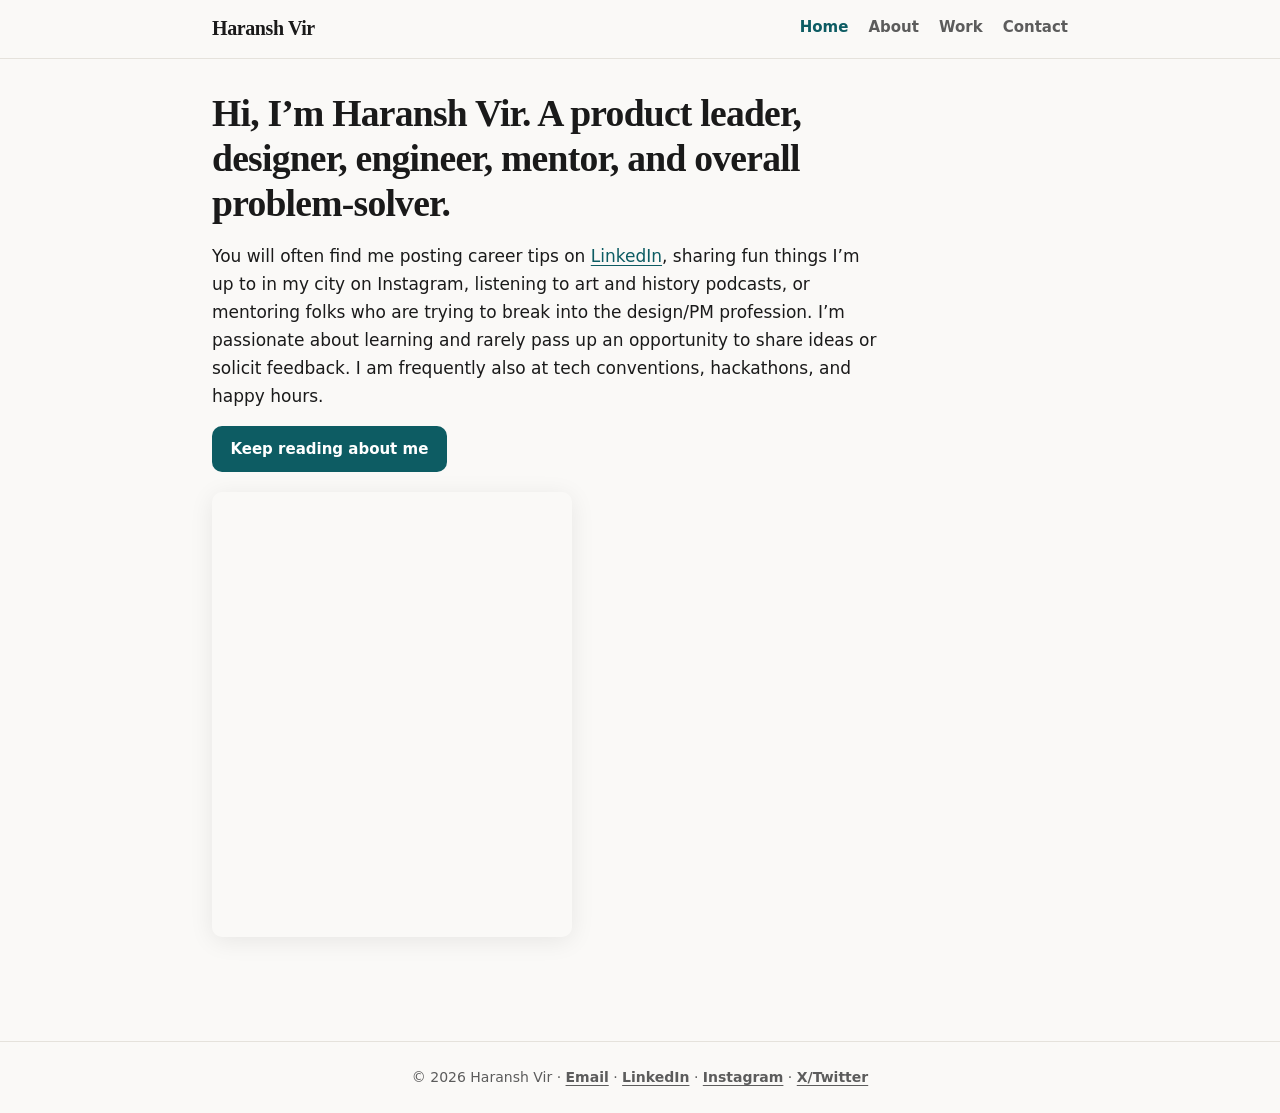
<file: index.html>
<!DOCTYPE html>
<html lang="en">
  <head>
    <meta charset="utf-8" />
    <meta name="viewport" content="width=device-width, initial-scale=1" />
    <title>Redirecting…</title>
    <meta http-equiv="refresh" content="0;url=home/" />
    <link rel="canonical" href="home/" />
  </head>
  <body>
    <p>
      If you are not redirected,
      <a href="home/">open Home</a>.
    </p>
  </body>
</html>
</file>
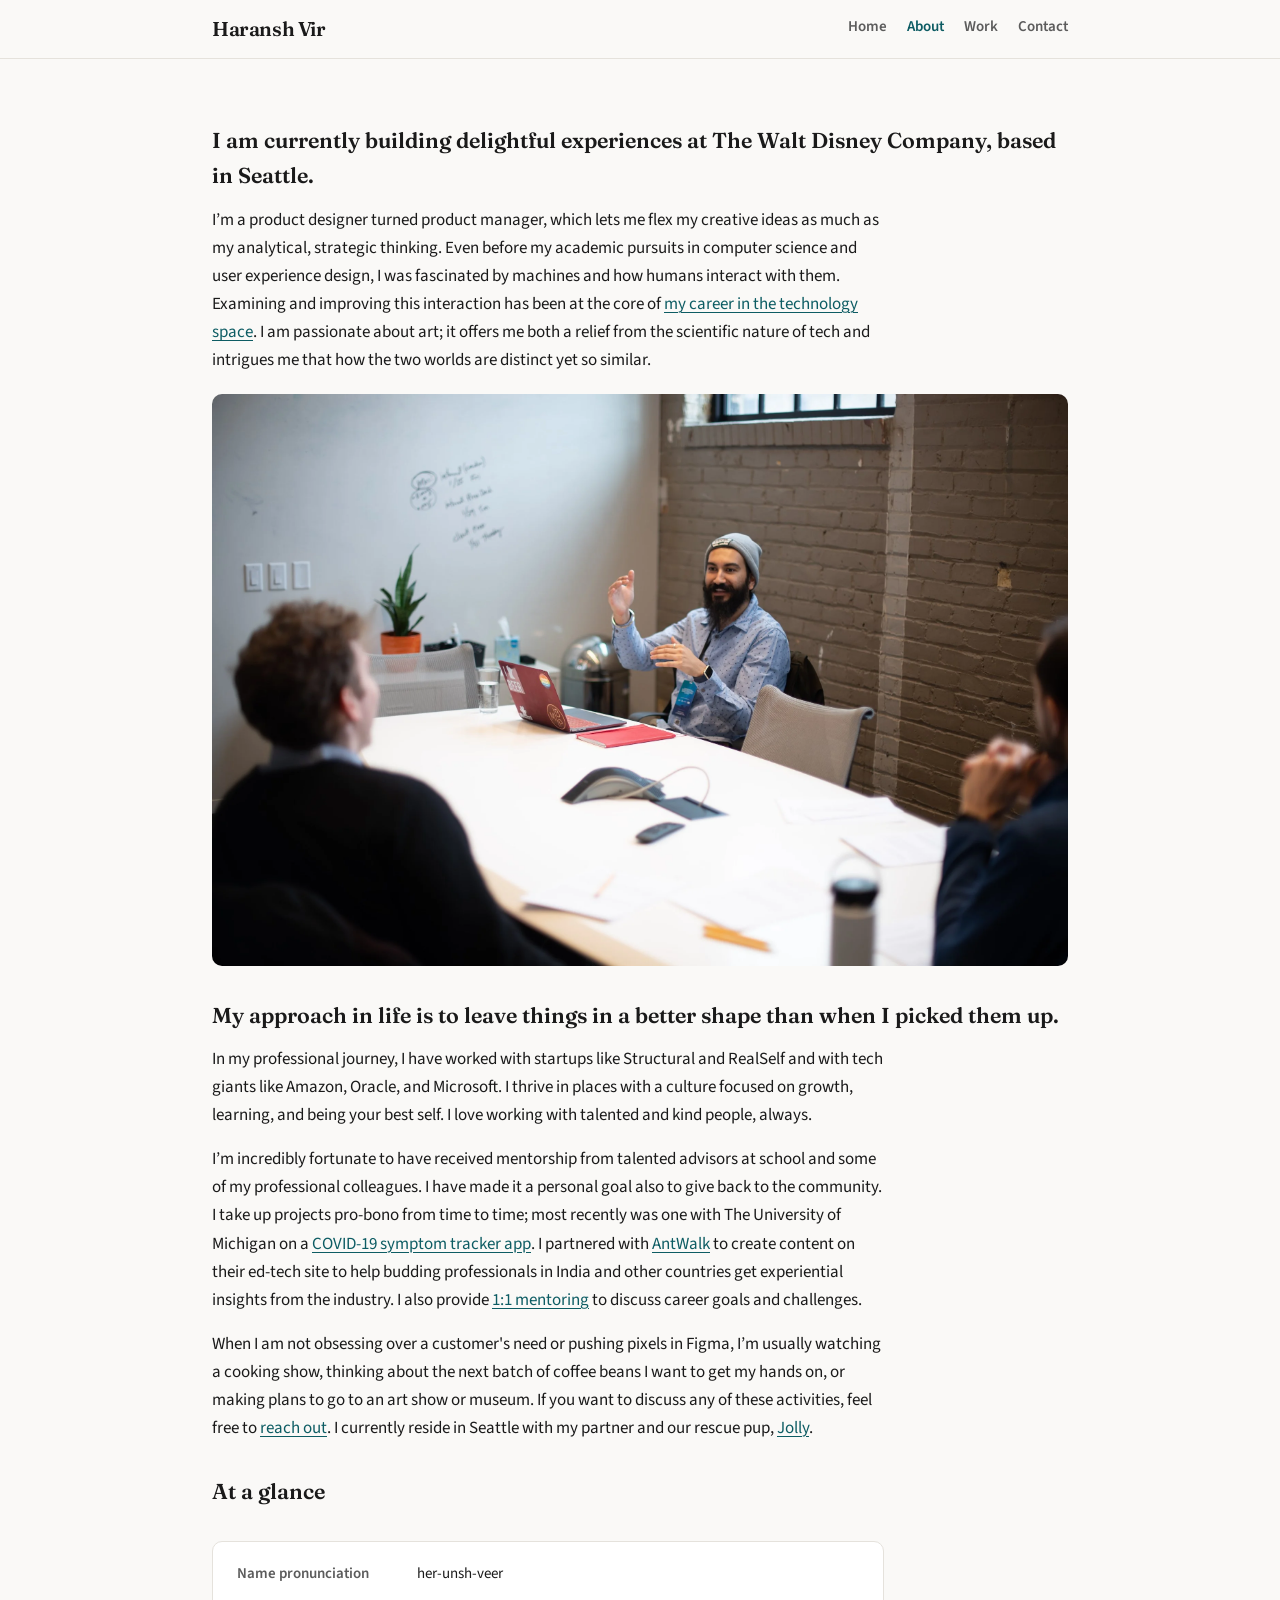
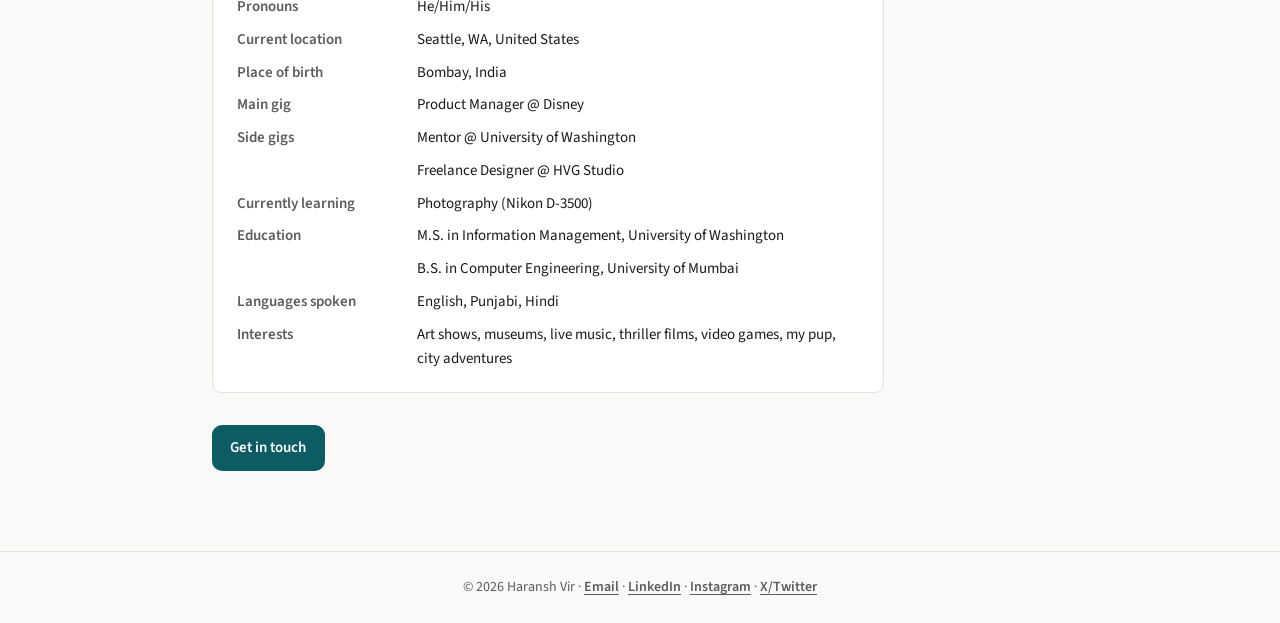
<file: about/index.html>
<!DOCTYPE html>
<html lang="en">
  <head>
    <meta charset="utf-8" />
    <meta name="viewport" content="width=device-width, initial-scale=1" />
    <title>About — Haransh Vir</title>
    <meta
      name="description"
      content="About Haransh Vir — product designer turned PM at Disney, Seattle."
    />
    <link rel="preconnect" href="https://fonts.googleapis.com" />
    <link rel="preconnect" href="https://fonts.gstatic.com" crossorigin />
    <link
      href="https://fonts.googleapis.com/css2?family=Fraunces:opsz,wght@9..144,600&family=Source+Sans+3:wght@400;600;700&display=swap"
      rel="stylesheet"
    />
    <link rel="icon" href="../assets/favicon.svg" type="image/svg+xml" />
    <link rel="stylesheet" href="../css/style.css" />
  </head>
  <body>
    <a class="skip-link" href="#main">Skip to content</a>
    <header class="site-header">
      <div class="header-inner">
        <a class="logo" href="../home/">Haransh Vir</a>
        <button
          type="button"
          class="nav-toggle"
          aria-expanded="false"
          aria-controls="site-nav"
        >
          Menu
        </button>
        <nav class="nav" id="site-nav" aria-label="Primary">
          <ul class="nav-list">
            <li><a href="../home/">Home</a></li>
            <li><a href="./" aria-current="page">About</a></li>
            <li><a href="../work/">Work</a></li>
            <li><a href="../contact/">Contact</a></li>
          </ul>
        </nav>
      </div>
    </header>

    <main id="main">
      <!--<h1 class="section-title">About</h1>-->
      <!--<p class="lead">A bit more about me in my personal and professional life.</p>-->

      <h2>I am currently building delightful experiences at The Walt Disney Company, based in Seattle.</h2>
      <p>
        I’m a product designer turned product manager, which lets me flex my creative ideas as much as my analytical, strategic thinking. Even before my academic pursuits in computer science and user experience design, I was fascinated by machines and how humans interact with them. Examining and improving this interaction has been at the core of
        <a href="../work/">my career in the technology space</a>. I am passionate about art; it offers me both a relief from the scientific nature of tech and intrigues me that how the two worlds are distinct yet so similar.
      </p>

      <figure class="about-onsite">
        <img
          src="../assets/hvg_onsite.webp"
          alt="Haransh on site at a technology industry event."
          width="2500"
          height="1669"
          loading="lazy"
        />
      </figure>

      <h2>My approach in life is to leave things in a better shape than when I picked them up.</h2>
      <p>
        In my professional journey, I have worked with startups like Structural and RealSelf and with tech giants like Amazon, Oracle, and Microsoft. I thrive in places with a culture focused on growth, learning, and being your best self. I love working with talented and kind people, always.
      </p>
      <p>
        I’m incredibly fortunate to have received mentorship from talented advisors at school and some of my professional colleagues. I have made it a personal goal also to give back to the community. I take up projects pro-bono from time to time; most recently was one with The University of Michigan on a
        <a target="_blank" rel="noopener noreferrer" href="https://apps.apple.com/us/app/covid-symptoms/id1510692333">COVID-19 symptom tracker app</a>. I partnered with
        <a target="_blank" rel="noopener noreferrer" href="https://grow.antwalk.com/author/892">AntWalk</a> to create content on their ed-tech site to help budding professionals in India and other countries get experiential insights from the industry. I also provide
        <a target="_blank" rel="noopener noreferrer" href="https://www.skillshare.com/user/haranshvir">1:1 mentoring</a> to discuss career goals and challenges.
      </p>
      <p>
        When I am not obsessing over a customer's need or pushing pixels in Figma, I’m usually watching a cooking show, thinking about the next batch of coffee beans I want to get my hands on, or making plans to go to an art show or museum. If you want to discuss any of these activities, feel free to
        <a href="../contact/">reach out</a>. I currently reside in Seattle with my partner and our rescue pup,
        <a target="_blank" rel="noopener noreferrer" href="https://instagram.com/jolly__bean">Jolly</a>.
      </p>

      <h2>At a glance</h2>
      <div class="glance">
        <dl>
          <dt>Name pronunciation</dt>
          <dd>her-unsh-veer</dd>
          <dt>Pronouns</dt>
          <dd>He/Him/His</dd>
          <dt>Current location</dt>
          <dd>Seattle, WA, United States</dd>
          <dt>Place of birth</dt>
          <dd>Bombay, India</dd>
          <dt>Main gig</dt>
          <dd>Product Manager @ Disney</dd>
          <dt>Side gigs</dt>
          <dd>Mentor @ University of Washington</dd>
          <dt></dt>
          <dd>Freelance Designer @ HVG Studio</dd>
          <dt>Currently learning</dt>
          <dd>Photography (Nikon D-3500)</dd>
          <dt>Education</dt>
          <dd>M.S. in Information Management, University of Washington</dd>
          <dt></dt>
          <dd>B.S. in Computer Engineering, University of Mumbai</dd>
          <dt>Languages spoken</dt>
          <dd>English, Punjabi, Hindi</dd>
          <dt>Interests</dt>
          <dd>Art shows, museums, live music, thriller films, video games, my pup, city adventures</dd>
        </dl>
      </div>

      <p><a class="btn" href="../contact/">Get in touch</a></p>
    </main>

    <footer class="site-footer">
      <p class="footer-line">
        © <span id="y"></span> Haransh Vir
        ·
        <a href="mailto:hello@haranshvir.com">Email</a>
        ·
        <a target="_blank" rel="noopener noreferrer" href="https://www.linkedin.com/in/haranshvirgujral">LinkedIn</a>
        ·
        <a target="_blank" rel="noopener noreferrer" href="https://www.instagram.com/haranshvir/">Instagram</a>
        ·
        <a target="_blank" rel="noopener noreferrer me" href="https://x.com/haranshvir">X/Twitter</a>
      </p>
    </footer>
    <script>
      document.getElementById("y").textContent = new Date().getFullYear();
    </script>
    <script src="../js/nav.js"></script>
  </body>
</html>
</file>
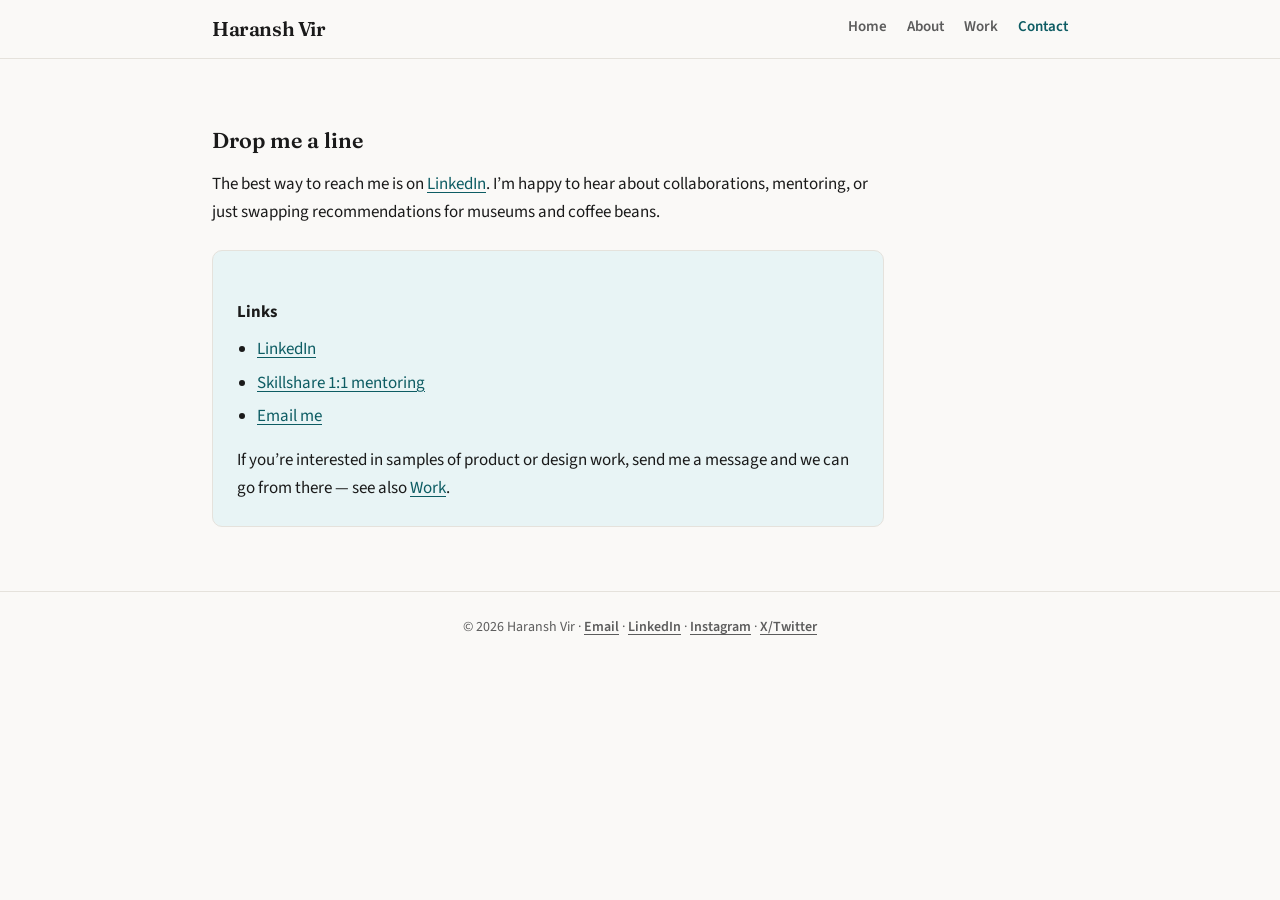
<file: contact/index.html>
<!DOCTYPE html>
<html lang="en">
  <head>
    <meta charset="utf-8" />
    <meta name="viewport" content="width=device-width, initial-scale=1" />
    <title>Say hello — Haransh Vir</title>
    <meta name="description" content="Get in touch with Haransh Vir." />
    <link rel="preconnect" href="https://fonts.googleapis.com" />
    <link rel="preconnect" href="https://fonts.gstatic.com" crossorigin />
    <link
      href="https://fonts.googleapis.com/css2?family=Fraunces:opsz,wght@9..144,600&family=Source+Sans+3:wght@400;600;700&display=swap"
      rel="stylesheet"
    />
    <link rel="icon" href="../assets/favicon.svg" type="image/svg+xml" />
    <link rel="stylesheet" href="../css/style.css" />
  </head>
  <body>
    <a class="skip-link" href="#main">Skip to content</a>
    <header class="site-header">
      <div class="header-inner">
        <a class="logo" href="../home/">Haransh Vir</a>
        <button
          type="button"
          class="nav-toggle"
          aria-expanded="false"
          aria-controls="site-nav"
        >
          Menu
        </button>
        <nav class="nav" id="site-nav" aria-label="Primary">
          <ul class="nav-list">
            <li><a href="../home/">Home</a></li>
            <li><a href="../about/">About</a></li>
            <li><a href="../work/">Work</a></li>
            <li><a href="./" aria-current="page">Contact</a></li>
          </ul>
        </nav>
      </div>
    </header>

    <main id="main">
      <h2>Drop me a line</h2>
      <p>
        The best way to reach me is on
        <a target="_blank" rel="noopener noreferrer" href="https://www.linkedin.com/in/haranshvirgujral">LinkedIn</a>. I’m happy to hear about collaborations, mentoring, or just swapping recommendations for museums and coffee beans.
      </p>
      <div class="contact-card">
        <h3>Links</h3>
        <ul>
          <li><a target="_blank" rel="noopener noreferrer" href="https://www.linkedin.com/in/haranshvirgujral">LinkedIn</a></li>
          <li>
            <a target="_blank" rel="noopener noreferrer" href="https://www.skillshare.com/user/haranshvir">Skillshare 1:1 mentoring</a>
          </li>
          <li><a href="mailto:hello@haranshvir.com">Email me</a></li>
        </ul>
        <p>
          If you’re interested in samples of product or design work, send me a message and we can go from there — see also
          <a href="../work/">Work</a>.
        </p>
      </div>
    </main>

    <footer class="site-footer">
      <p class="footer-line">
        © <span id="y"></span> Haransh Vir
        ·
        <a href="mailto:hello@haranshvir.com">Email</a>
        ·
        <a target="_blank" rel="noopener noreferrer" href="https://www.linkedin.com/in/haranshvirgujral">LinkedIn</a>
        ·
        <a target="_blank" rel="noopener noreferrer" href="https://www.instagram.com/haranshvir/">Instagram</a>
        ·
        <a target="_blank" rel="noopener noreferrer me" href="https://x.com/haranshvir">X/Twitter</a>
      </p>
    </footer>
    <script>
      document.getElementById("y").textContent = new Date().getFullYear();
    </script>
    <script src="../js/nav.js"></script>
  </body>
</html>
</file>
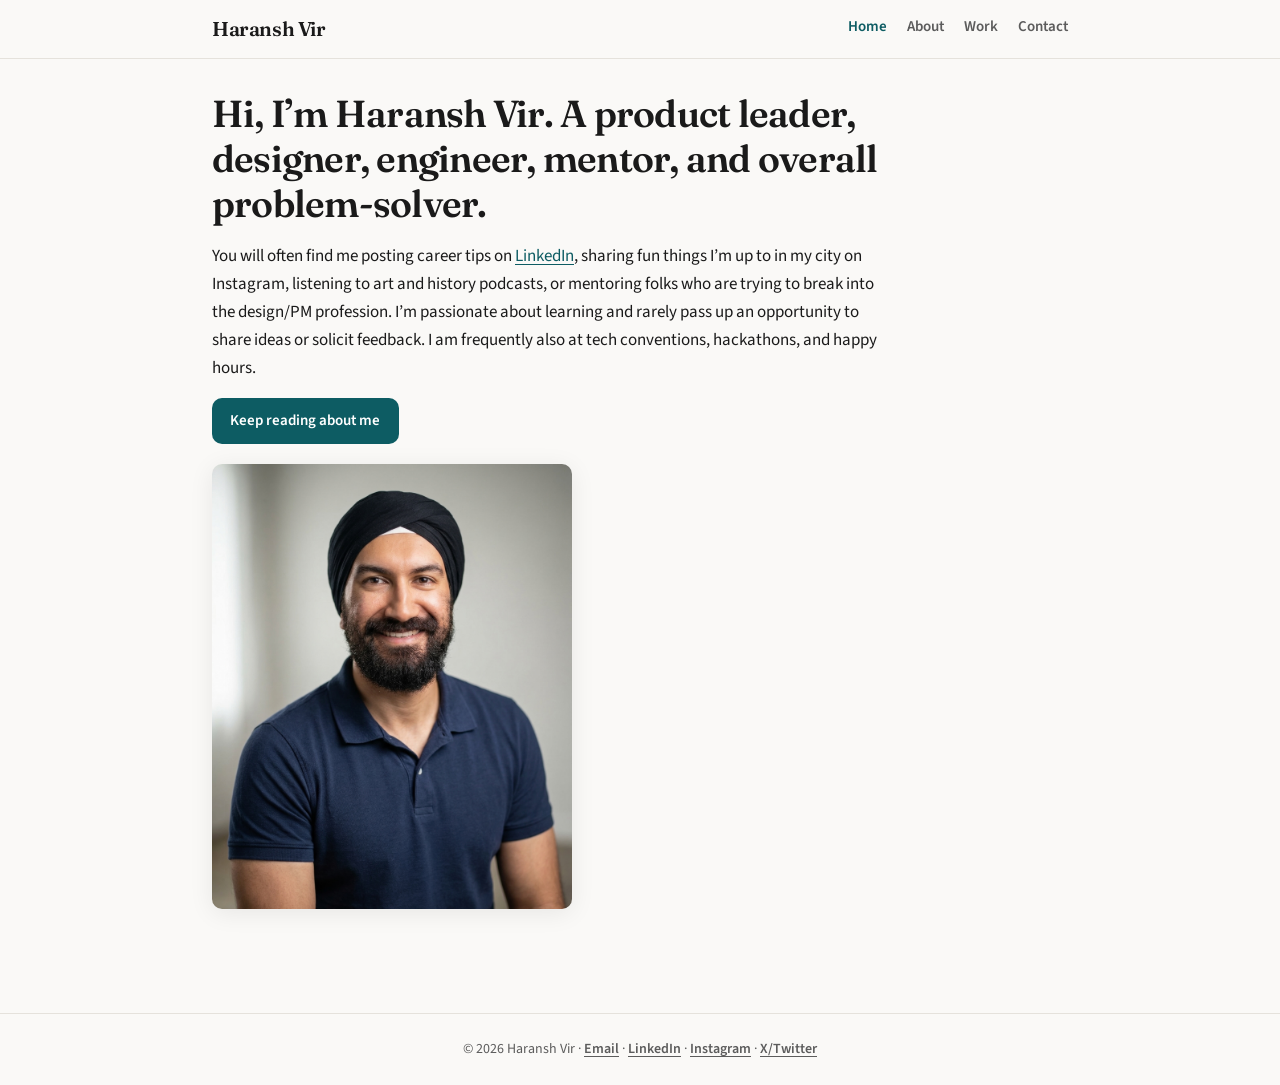
<file: home/index.html>
<!DOCTYPE html>
<html lang="en">
  <head>
    <meta charset="utf-8" />
    <meta name="viewport" content="width=device-width, initial-scale=1" />
    <title>Haransh Vir</title>
    <meta
      name="description"
      content="Product leader, designer, engineer, and mentor — Haransh Vir."
    />
    <link rel="preconnect" href="https://fonts.googleapis.com" />
    <link rel="preconnect" href="https://fonts.gstatic.com" crossorigin />
    <link
      href="https://fonts.googleapis.com/css2?family=Fraunces:opsz,wght@9..144,600&family=Source+Sans+3:wght@400;600;700&display=swap"
      rel="stylesheet"
    />
    <link rel="icon" href="../assets/favicon.svg" type="image/svg+xml" />
    <link rel="stylesheet" href="../css/style.css" />
  </head>
  <body>
    <a class="skip-link" href="#main">Skip to content</a>
    <header class="site-header">
      <div class="header-inner">
        <a class="logo" href="./">Haransh Vir</a>
        <button
          type="button"
          class="nav-toggle"
          aria-expanded="false"
          aria-controls="site-nav"
        >
          Menu
        </button>
        <nav class="nav" id="site-nav" aria-label="Primary">
          <ul class="nav-list">
            <li><a href="./" aria-current="page">Home</a></li>
            <li><a href="../about/">About</a></li>
            <li><a href="../work/">Work</a></li>
            <li><a href="../contact/">Contact</a></li>
          </ul>
        </nav>
      </div>
    </header>

    <main id="main">
      <section class="hero">
        <h1>Hi, I’m Haransh Vir. A product leader, designer, engineer, mentor, and overall problem-solver.</h1>
        <p>
          You will often find me posting career tips on
          <a target="_blank" rel="noopener noreferrer" href="https://www.linkedin.com/in/haranshvirgujral">LinkedIn</a>, sharing fun things I’m up to in my city on Instagram, listening to art and history podcasts, or mentoring folks who are trying to break into the design/PM profession. I’m passionate about learning and rarely pass up an opportunity to share ideas or solicit feedback. I am frequently also at tech conventions, hackathons, and happy hours.
        </p>
        <p>
          <a class="btn" href="../about/">Keep reading about me</a>
        </p>
        <img
          src="../assets/hvg_web.jpg"
          alt="Portrait of Haransh smiling, wearing a black turban and navy polo against a neutral background."
          class="hero-profile"
          width="1792"
          height="2218"
          loading="lazy"
        />
      </section>
    </main>

    <footer class="site-footer">
      <p class="footer-line">
        © <span id="y"></span> Haransh Vir
        ·
        <a href="mailto:hello@haranshvir.com">Email</a>
        ·
        <a target="_blank" rel="noopener noreferrer" href="https://www.linkedin.com/in/haranshvirgujral">LinkedIn</a>
        ·
        <a target="_blank" rel="noopener noreferrer" href="https://www.instagram.com/haranshvir/">Instagram</a>
        ·
        <a target="_blank" rel="noopener noreferrer me" href="https://x.com/haranshvir">X/Twitter</a>
      </p>
    </footer>
    <script>
      document.getElementById("y").textContent = new Date().getFullYear();
    </script>
    <script src="../js/nav.js"></script>
  </body>
</html>
</file>
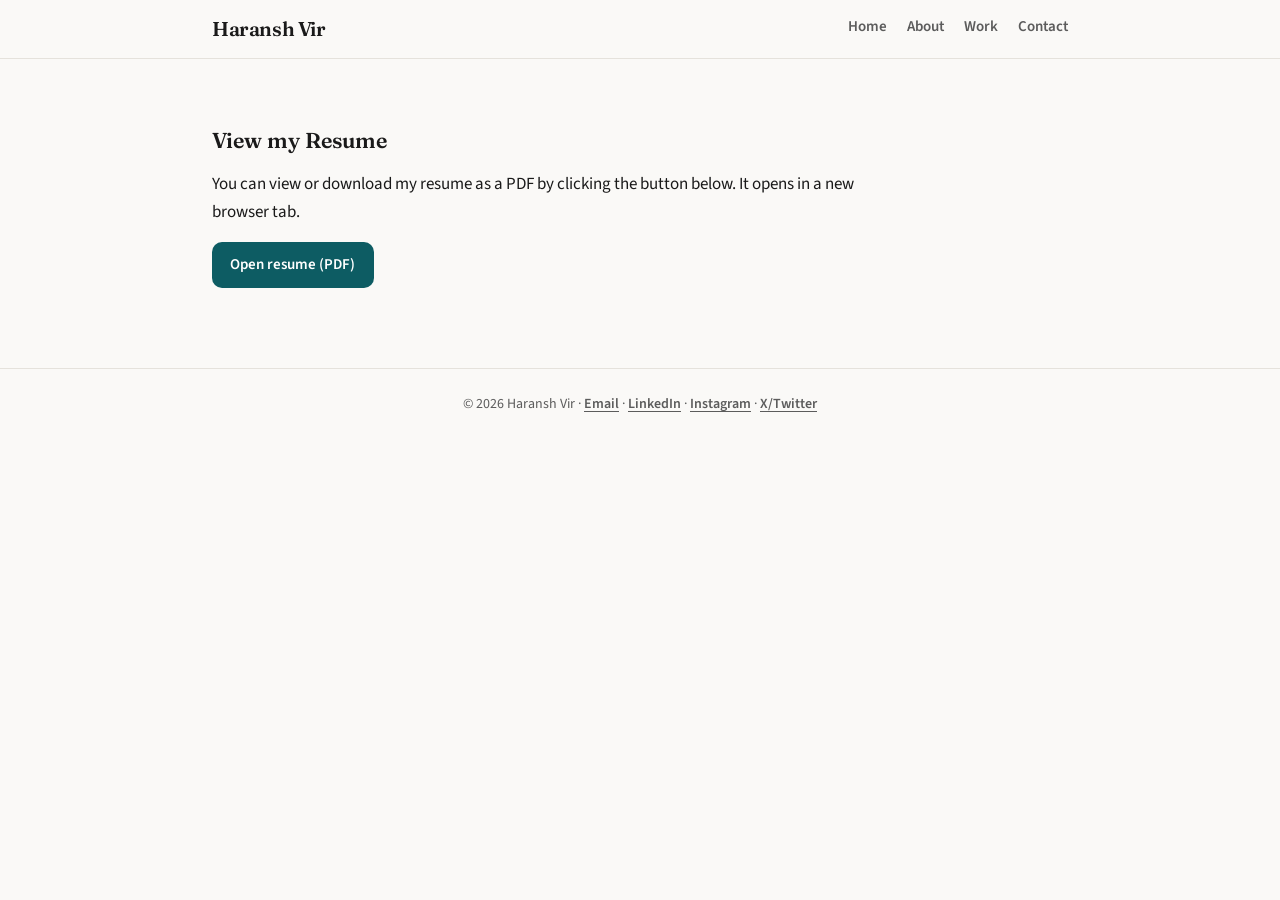
<file: resume/index.html>
<!DOCTYPE html>
<html lang="en">
  <head>
    <meta charset="utf-8" />
    <meta name="viewport" content="width=device-width, initial-scale=1" />
    <title>Resume — Haransh Vir</title>
    <meta
      name="description"
      content="Download Haransh Vir’s resume (PDF)."
    />
    <link rel="preconnect" href="https://fonts.googleapis.com" />
    <link rel="preconnect" href="https://fonts.gstatic.com" crossorigin />
    <link
      href="https://fonts.googleapis.com/css2?family=Fraunces:opsz,wght@9..144,600&family=Source+Sans+3:wght@400;600;700&display=swap"
      rel="stylesheet"
    />
    <link rel="icon" href="../assets/favicon.svg" type="image/svg+xml" />
    <link rel="stylesheet" href="../css/style.css" />
  </head>
  <body>
    <a class="skip-link" href="#main">Skip to content</a>
    <header class="site-header">
      <div class="header-inner">
        <a class="logo" href="../index.html">Haransh Vir</a>
        <button
          type="button"
          class="nav-toggle"
          aria-expanded="false"
          aria-controls="site-nav"
        >
          Menu
        </button>
        <nav class="nav" id="site-nav" aria-label="Primary">
          <ul class="nav-list">
            <li><a href="../index.html">Home</a></li>
            <li><a href="../about.html">About</a></li>
            <li><a href="../work.html">Work</a></li>
            <li><a href="../contact.html">Contact</a></li>
          </ul>
        </nav>
      </div>
    </header>

    <main id="main">
      <h2>View my Resume</h2>
      <p>
        You can view or download my resume as a PDF by clicking the button
        below. It opens in a new browser tab.
      </p>
      <p>
        <a
          class="btn"
          href="Haransh-Vir-Resume.pdf"
          target="_blank"
          rel="noopener noreferrer"
          >Open resume (PDF)</a
        >
      </p>
    </main>

    <footer class="site-footer">
      <p class="footer-line">
        © <span id="y"></span> Haransh Vir
        ·
        <a href="mailto:hello@haranshvir.com">Email</a>
        ·
        <a target="_blank" rel="noopener noreferrer" href="https://www.linkedin.com/in/haranshvirgujral">LinkedIn</a>
        ·
        <a target="_blank" rel="noopener noreferrer" href="https://www.instagram.com/haranshvir/">Instagram</a>
        ·
        <a target="_blank" rel="noopener noreferrer me" href="https://x.com/haranshvir">X/Twitter</a>
      </p>
    </footer>
    <script>
      document.getElementById("y").textContent = new Date().getFullYear();
    </script>
    <script src="../js/nav.js"></script>
  </body>
</html>
</file>
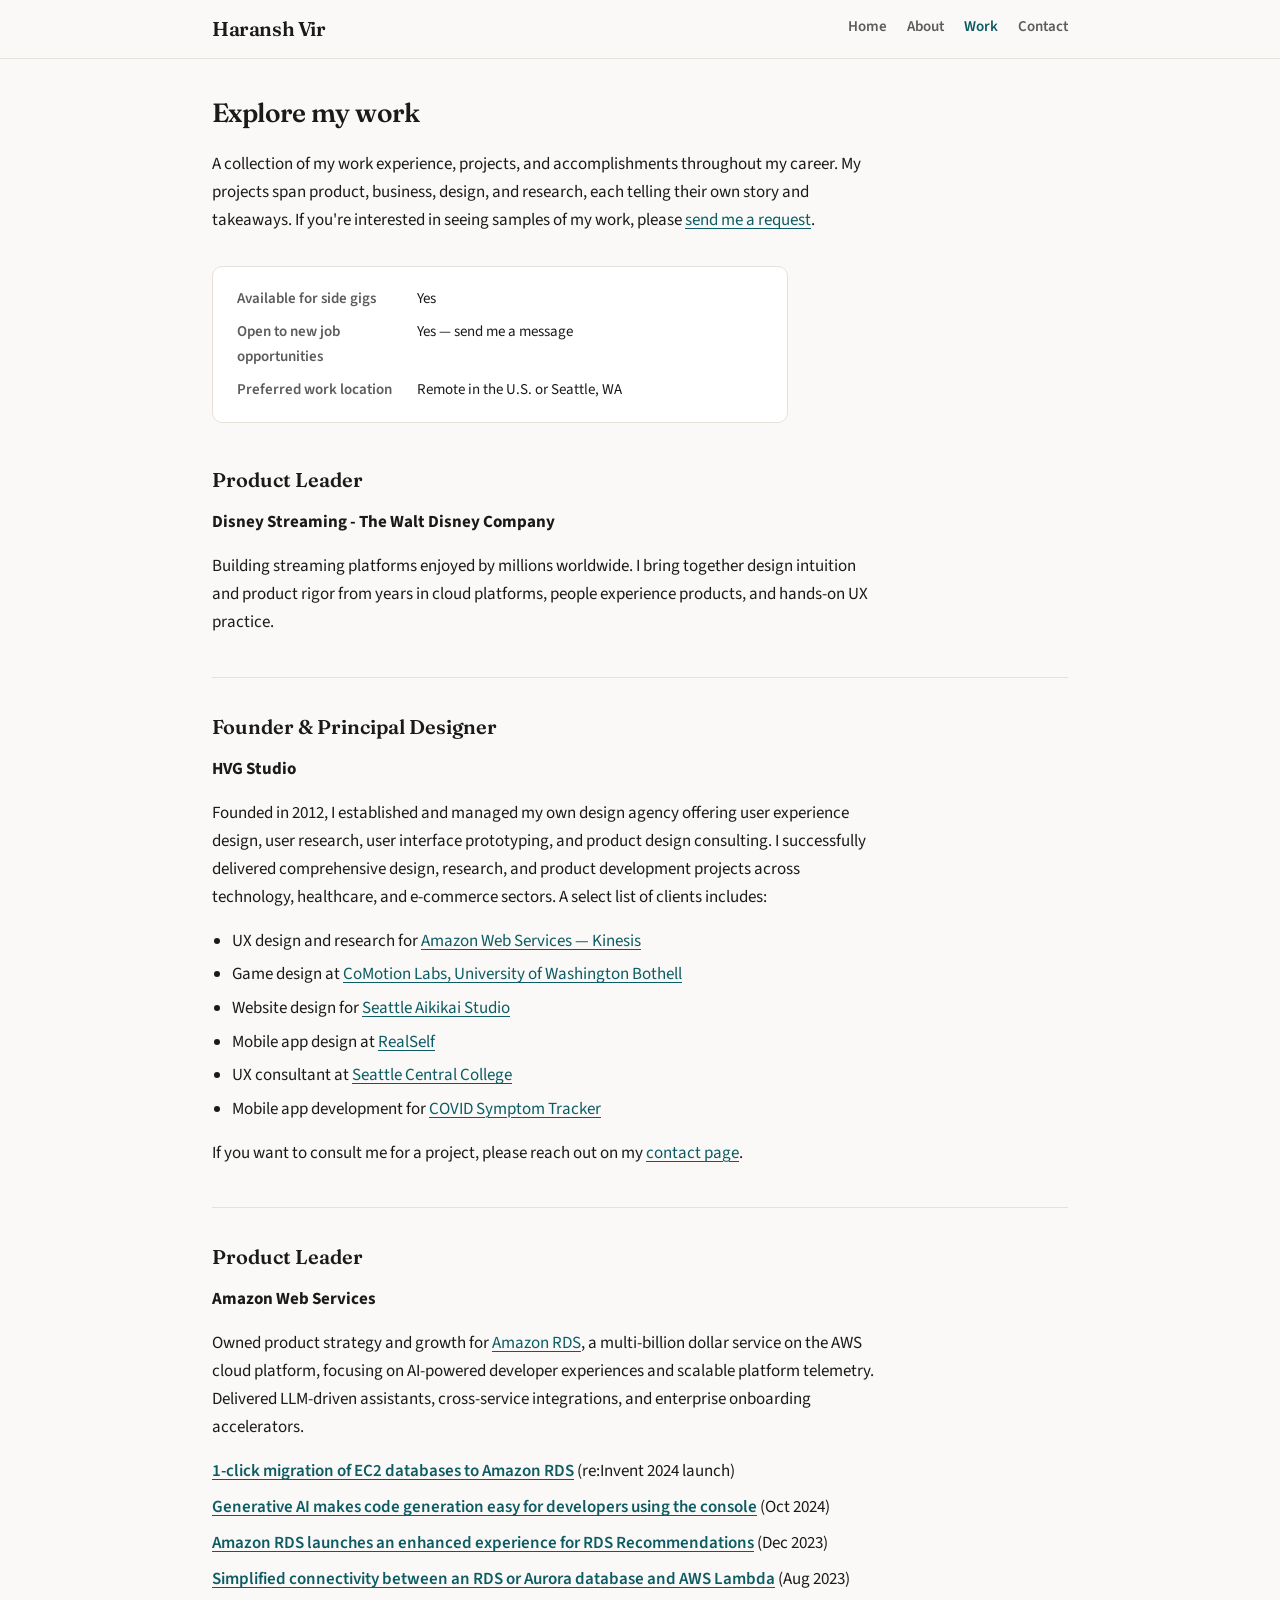
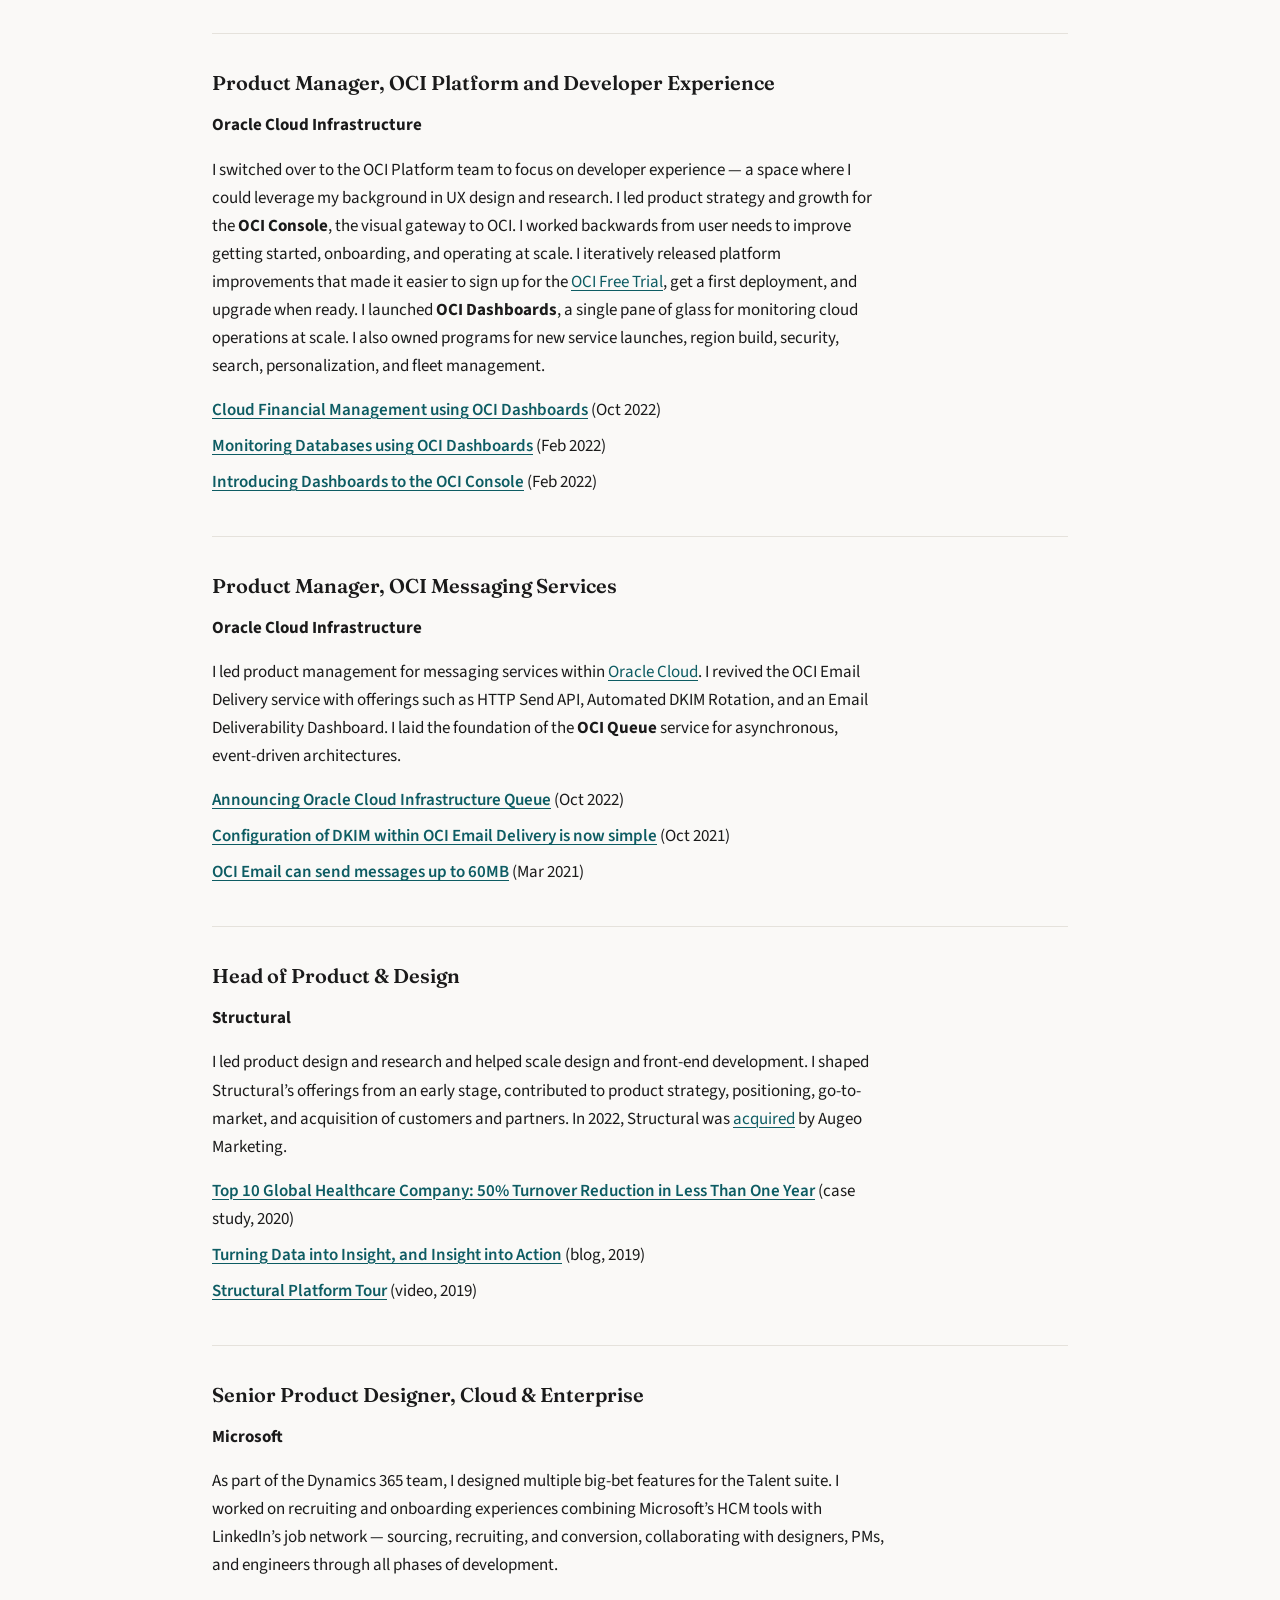
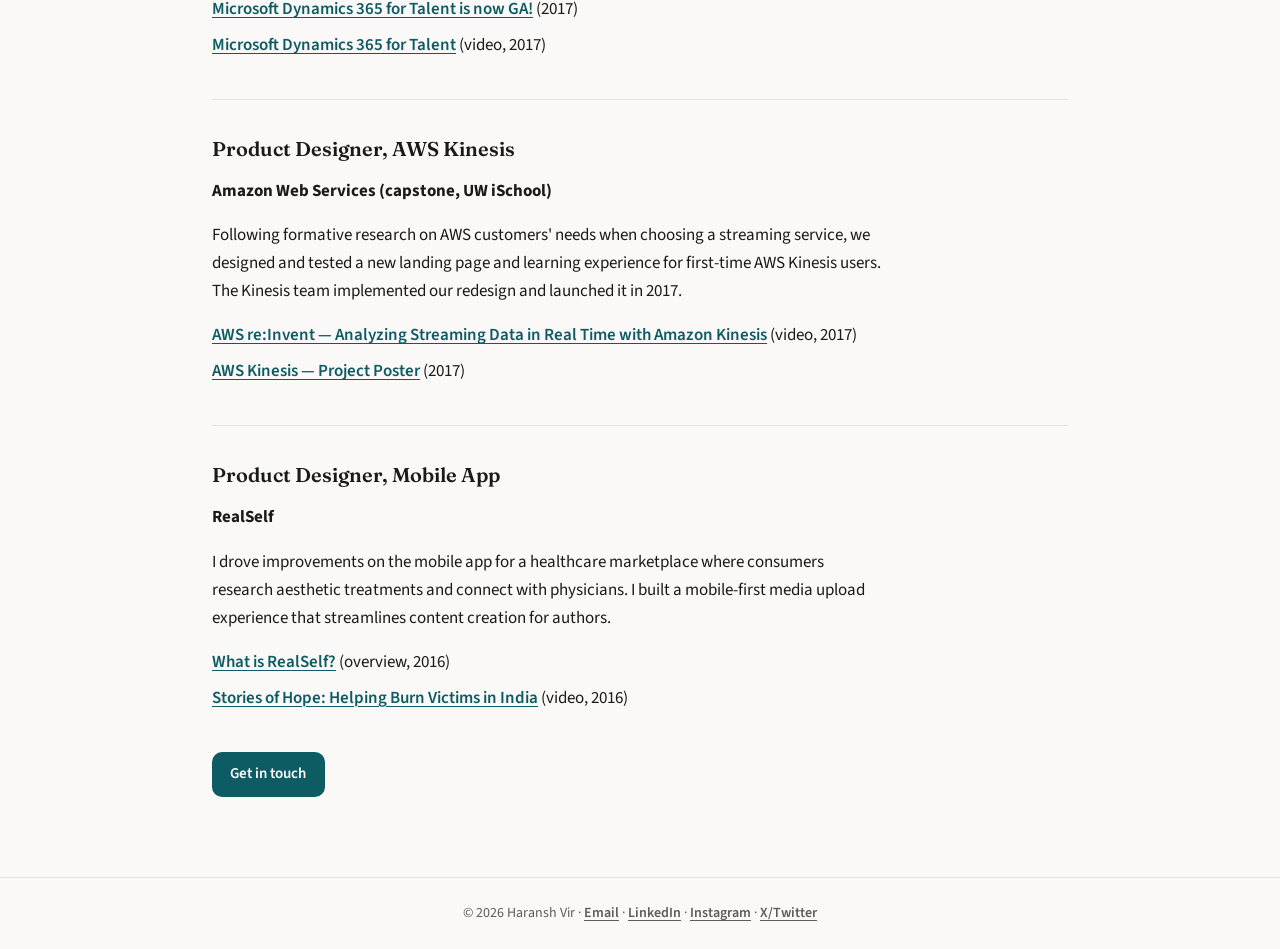
<file: work/index.html>
<!DOCTYPE html>
<html lang="en">
  <head>
    <meta charset="utf-8" />
    <meta name="viewport" content="width=device-width, initial-scale=1" />
    <title>Work — Haransh Vir</title>
    <meta
      name="description"
      content="Work experience, projects, and accomplishments — Haransh Vir."
    />
    <link rel="preconnect" href="https://fonts.googleapis.com" />
    <link rel="preconnect" href="https://fonts.gstatic.com" crossorigin />
    <link
      href="https://fonts.googleapis.com/css2?family=Fraunces:opsz,wght@9..144,600&family=Source+Sans+3:wght@400;600;700&display=swap"
      rel="stylesheet"
    />
    <link rel="icon" href="../assets/favicon.svg" type="image/svg+xml" />
    <link rel="stylesheet" href="../css/style.css" />
  </head>
  <body>
    <a class="skip-link" href="#main">Skip to content</a>
    <header class="site-header">
      <div class="header-inner">
        <a class="logo" href="../home/">Haransh Vir</a>
        <button
          type="button"
          class="nav-toggle"
          aria-expanded="false"
          aria-controls="site-nav"
        >
          Menu
        </button>
        <nav class="nav" id="site-nav" aria-label="Primary">
          <ul class="nav-list">
            <li><a href="../home/">Home</a></li>
            <li><a href="../about/">About</a></li>
            <li><a href="./" aria-current="page">Work</a></li>
            <li><a href="../contact/">Contact</a></li>
          </ul>
        </nav>
      </div>
    </header>

    <main id="main">
      <h1 class="section-title">Explore my work</h1>
      <p>
        A collection of my work experience, projects, and accomplishments throughout my career. My projects span product, business, design, and research, each telling their own story and takeaways. If you're interested in seeing samples of my work, please
        <a href="../contact/">send me a request</a>.
      </p>

      <div class="glance" style="max-width: 36rem">
        <dl>
          <dt>Available for side gigs</dt>
          <dd>Yes</dd>
          <dt>Open to new job opportunities</dt>
          <dd>Yes — send me a message</dd>
          <dt>Preferred work location</dt>
          <dd>Remote in the U.S. or Seattle, WA</dd>
        </dl>
      </div>

      <article class="work-role">
        <h2>Product Leader</h2>
        <p><strong>Disney Streaming - The Walt Disney Company</strong></p>
        <p>
          Building streaming platforms enjoyed by millions worldwide. I bring together design intuition and product rigor from years in cloud platforms, people experience products, and hands-on UX practice.
        </p>
      </article>

      <article class="work-role">
        <h2>Founder &amp; Principal Designer</h2>
        <p><strong>HVG Studio</strong></p>
        <p>
          Founded in 2012, I established and managed my own design agency offering user experience design, user research, user interface prototyping, and product design consulting. I successfully delivered comprehensive design, research, and product development projects across technology, healthcare, and e-commerce sectors. A select list of clients includes:
        </p>
        <ul>
          <li>UX design and research for <a target="_blank" rel="noopener noreferrer" href="https://aws.amazon.com/kinesis/">Amazon Web Services — Kinesis</a></li>
          <li>Game design at <a target="_blank" rel="noopener noreferrer" href="https://comotion.uw.edu/">CoMotion Labs, University of Washington Bothell</a></li>
          <li>Website design for <a target="_blank" rel="noopener noreferrer" href="https://www.seattleaikikai.com/">Seattle Aikikai Studio</a></li>
          <li>Mobile app design at <a target="_blank" rel="noopener noreferrer" href="https://www.realself.com/">RealSelf</a></li>
          <li>UX consultant at <a target="_blank" rel="noopener noreferrer" href="https://seattlecentral.edu/">Seattle Central College</a></li>
          <li>Mobile app development for <a target="_blank" rel="noopener noreferrer" href="https://covidsymptom.org/">COVID Symptom Tracker</a></li>
        </ul>
        <p>
          If you want to consult me for a project, please reach out on my
          <a href="../contact/">contact page</a>.
        </p>
      </article>

      <article class="work-role">
        <h2>Product Leader</h2>
        <p><strong>Amazon Web Services</strong></p>
        <p>
          Owned product strategy and growth for
          <a target="_blank" rel="noopener noreferrer" href="https://aws.amazon.com/rds/">Amazon RDS</a>, a multi-billion dollar service on the AWS cloud platform, focusing on AI-powered developer experiences and scalable platform telemetry. Delivered LLM-driven assistants, cross-service integrations, and enterprise onboarding accelerators.
        </p>
        <ul class="links-list">
          <li>
            <a target="_blank" rel="noopener noreferrer" href="https://aws.amazon.com/about-aws/whats-new/2024/11/auto-migration-ec2-databases-amazon-rds-aws-database-migration-service/"
              >1-click migration of EC2 databases to Amazon RDS</a
            >
            (re:Invent 2024 launch)
          </li>
          <li>
            <a target="_blank" rel="noopener noreferrer" href="https://aws.amazon.com/about-aws/whats-new/2024/10/general-availability-console-to-code-generate-code/"
              >Generative AI makes code generation easy for developers using the console</a
            >
            (Oct 2024)
          </li>
          <li>
            <a target="_blank" rel="noopener noreferrer" href="https://aws.amazon.com/about-aws/whats-new/2023/12/amazon-rds-enhanced-experience-rds-recommendations/"
              >Amazon RDS launches an enhanced experience for RDS Recommendations</a
            >
            (Dec 2023)
          </li>
          <li>
            <a target="_blank" rel="noopener noreferrer" href="https://aws.amazon.com/about-aws/whats-new/2023/08/amazon-rds-connectivity-rds-aurora-database-lambda/"
              >Simplified connectivity between an RDS or Aurora database and AWS Lambda</a
            >
            (Aug 2023)
          </li>
        </ul>
      </article>

      <article class="work-role">
        <h2>Product Manager, OCI Platform and Developer Experience</h2>
        <p><strong>Oracle Cloud Infrastructure</strong></p>
        <p>
          I switched over to the OCI Platform team to focus on developer experience — a space where I could leverage my background in UX design and research. I led product strategy and growth for the
          <strong>OCI Console</strong>, the visual gateway to OCI. I worked backwards from user needs to improve getting started, onboarding, and operating at scale. I iteratively released platform improvements that made it easier to sign up for the
          <a target="_blank" rel="noopener noreferrer" href="https://www.oracle.com/cloud/free/">OCI Free Trial</a>, get a first deployment, and upgrade when ready. I launched
          <strong>OCI Dashboards</strong>, a single pane of glass for monitoring cloud operations at scale. I also owned programs for new service launches, region build, security, search, personalization, and fleet management.
        </p>
        <ul class="links-list">
          <li>
            <a target="_blank" rel="noopener noreferrer" href="https://blogs.oracle.com/cloud-infrastructure/post/cloud-financial-management-oci-dashboards"
              >Cloud Financial Management using OCI Dashboards</a
            >
            (Oct 2022)
          </li>
          <li>
            <a target="_blank" rel="noopener noreferrer" href="https://blogs.oracle.com/database/post/oracle-cloud-infrastructure-oci-dashboards-for-monitoring-ords-and-databases"
              >Monitoring Databases using OCI Dashboards</a
            >
            (Feb 2022)
          </li>
          <li>
            <a target="_blank" rel="noopener noreferrer" href="https://blogs.oracle.com/cloud-infrastructure/post/introducing-dashboards-for-the-oracle-cloud-console"
              >Introducing Dashboards to the OCI Console</a
            >
            (Feb 2022)
          </li>
        </ul>
      </article>

      <article class="work-role">
        <h2>Product Manager, OCI Messaging Services</h2>
        <p><strong>Oracle Cloud Infrastructure</strong></p>
        <p>
          I led product management for messaging services within
          <a target="_blank" rel="noopener noreferrer" href="https://www.oracle.com/cloud/">Oracle Cloud</a>. I revived the OCI Email Delivery service with offerings such as HTTP Send API, Automated DKIM Rotation, and an Email Deliverability Dashboard. I laid the foundation of the
          <strong>OCI Queue</strong> service for asynchronous, event-driven architectures.
        </p>
        <ul class="links-list">
          <li>
            <a target="_blank" rel="noopener noreferrer" href="https://blogs.oracle.com/cloud-infrastructure/post/announcing-oci-queue">Announcing Oracle Cloud Infrastructure Queue</a>
            (Oct 2022)
          </li>
          <li>
            <a target="_blank" rel="noopener noreferrer" href="https://blogs.oracle.com/cloud-infrastructure/post/configuration-of-dkim-within-oci-email-delivery-is-now-simple"
              >Configuration of DKIM within OCI Email Delivery is now simple</a
            >
            (Oct 2021)
          </li>
          <li>
            <a target="_blank" rel="noopener noreferrer" href="https://blogs.oracle.com/cloud-infrastructure/post/announcing-support-for-large-email-messages-in-email-delivery-service"
              >OCI Email can send messages up to 60MB</a
            >
            (Mar 2021)
          </li>
        </ul>
      </article>

      <article class="work-role">
        <h2>Head of Product &amp; Design</h2>
        <p><strong>Structural</strong></p>
        <p>
          I led product design and research and helped scale design and front-end development. I shaped Structural’s offerings from an early stage, contributed to product strategy, positioning, go-to-market, and acquisition of customers and partners. In 2022, Structural was
          <a target="_blank" rel="noopener noreferrer" href="https://www.augeomarketing.com/press-releases/october-4-2022">acquired</a> by Augeo Marketing.
        </p>
        <ul class="links-list">
          <li>
            <a target="_blank" rel="noopener noreferrer" href="https://www.structural.com/case-study/healthcare"
              >Top 10 Global Healthcare Company: 50% Turnover Reduction in Less Than One Year</a
            >
            (case study, 2020)
          </li>
          <li>
            <a target="_blank" rel="noopener noreferrer" href="https://www.structural.com/blog/people-insights">Turning Data into Insight, and Insight into Action</a> (blog, 2019)
          </li>
          <li><a target="_blank" rel="noopener noreferrer" href="https://vimeo.com/825547124">Structural Platform Tour</a> (video, 2019)</li>
        </ul>
      </article>

      <article class="work-role">
        <h2>Senior Product Designer, Cloud &amp; Enterprise</h2>
        <p><strong>Microsoft</strong></p>
        <p>
          As part of the Dynamics 365 team, I designed multiple big-bet features for the Talent suite. I worked on recruiting and onboarding experiences combining Microsoft’s HCM tools with LinkedIn’s job network — sourcing, recruiting, and conversion, collaborating with designers, PMs, and engineers through all phases of development.
        </p>
        <ul class="links-list">
          <li>
            <a target="_blank" rel="noopener noreferrer" href="https://cloudblogs.microsoft.com/dynamics365/bdm/2017/08/02/microsoft-dynamics-365-for-talent-is-now-ga/"
              >Microsoft Dynamics 365 for Talent is now GA!</a
            >
            (2017)
          </li>
          <li>
            <a target="_blank" rel="noopener noreferrer" href="https://www.youtube.com/watch?v=8gKl6wzlzUs">Microsoft Dynamics 365 for Talent</a> (video, 2017)
          </li>
        </ul>
      </article>

      <article class="work-role">
        <h2>Product Designer, AWS Kinesis</h2>
        <p><strong>Amazon Web Services (capstone, UW iSchool)</strong></p>
        <p>
          Following formative research on AWS customers' needs when choosing a streaming service, we designed and tested a new landing page and learning experience for first-time AWS Kinesis users. The Kinesis team implemented our redesign and launched it in 2017.
        </p>
        <ul class="links-list">
          <li>
            <a target="_blank" rel="noopener noreferrer" href="https://youtu.be/IXcs_e0oTKE">AWS re:Invent — Analyzing Streaming Data in Real Time with Amazon Kinesis</a> (video,
            2017)
          </li>
          <li>
            <a target="_blank" rel="noopener noreferrer" href="https://ischool.uw.edu/capstone/projects/2017/understanding-and-designing-holistic-user-experience-aws-kinesis"
              >AWS Kinesis — Project Poster</a
            >
            (2017)
          </li>
        </ul>
      </article>

      <article class="work-role">
        <h2>Product Designer, Mobile App</h2>
        <p><strong>RealSelf</strong></p>
        <p>
          I drove improvements on the mobile app for a healthcare marketplace where consumers research aesthetic treatments and connect with physicians. I built a mobile-first media upload experience that streamlines content creation for authors.
        </p>
        <ul class="links-list">
          <li><a target="_blank" rel="noopener noreferrer" href="https://www.realself.com/company">What is RealSelf?</a> (overview, 2016)</li>
          <li>
            <a target="_blank" rel="noopener noreferrer" href="https://youtu.be/UoPR0I9AwWo">Stories of Hope: Helping Burn Victims in India</a> (video, 2016)
          </li>
        </ul>
      </article>

      <p><a class="btn" href="../contact/">Get in touch</a></p>
    </main>

    <footer class="site-footer">
      <p class="footer-line">
        © <span id="y"></span> Haransh Vir
        ·
        <a href="mailto:hello@haranshvir.com">Email</a>
        ·
        <a target="_blank" rel="noopener noreferrer" href="https://www.linkedin.com/in/haranshvirgujral">LinkedIn</a>
        ·
        <a target="_blank" rel="noopener noreferrer" href="https://www.instagram.com/haranshvir/">Instagram</a>
        ·
        <a target="_blank" rel="noopener noreferrer me" href="https://x.com/haranshvir">X/Twitter</a>
      </p>
    </footer>
    <script>
      document.getElementById("y").textContent = new Date().getFullYear();
    </script>
    <script src="../js/nav.js"></script>
  </body>
</html>
</file>
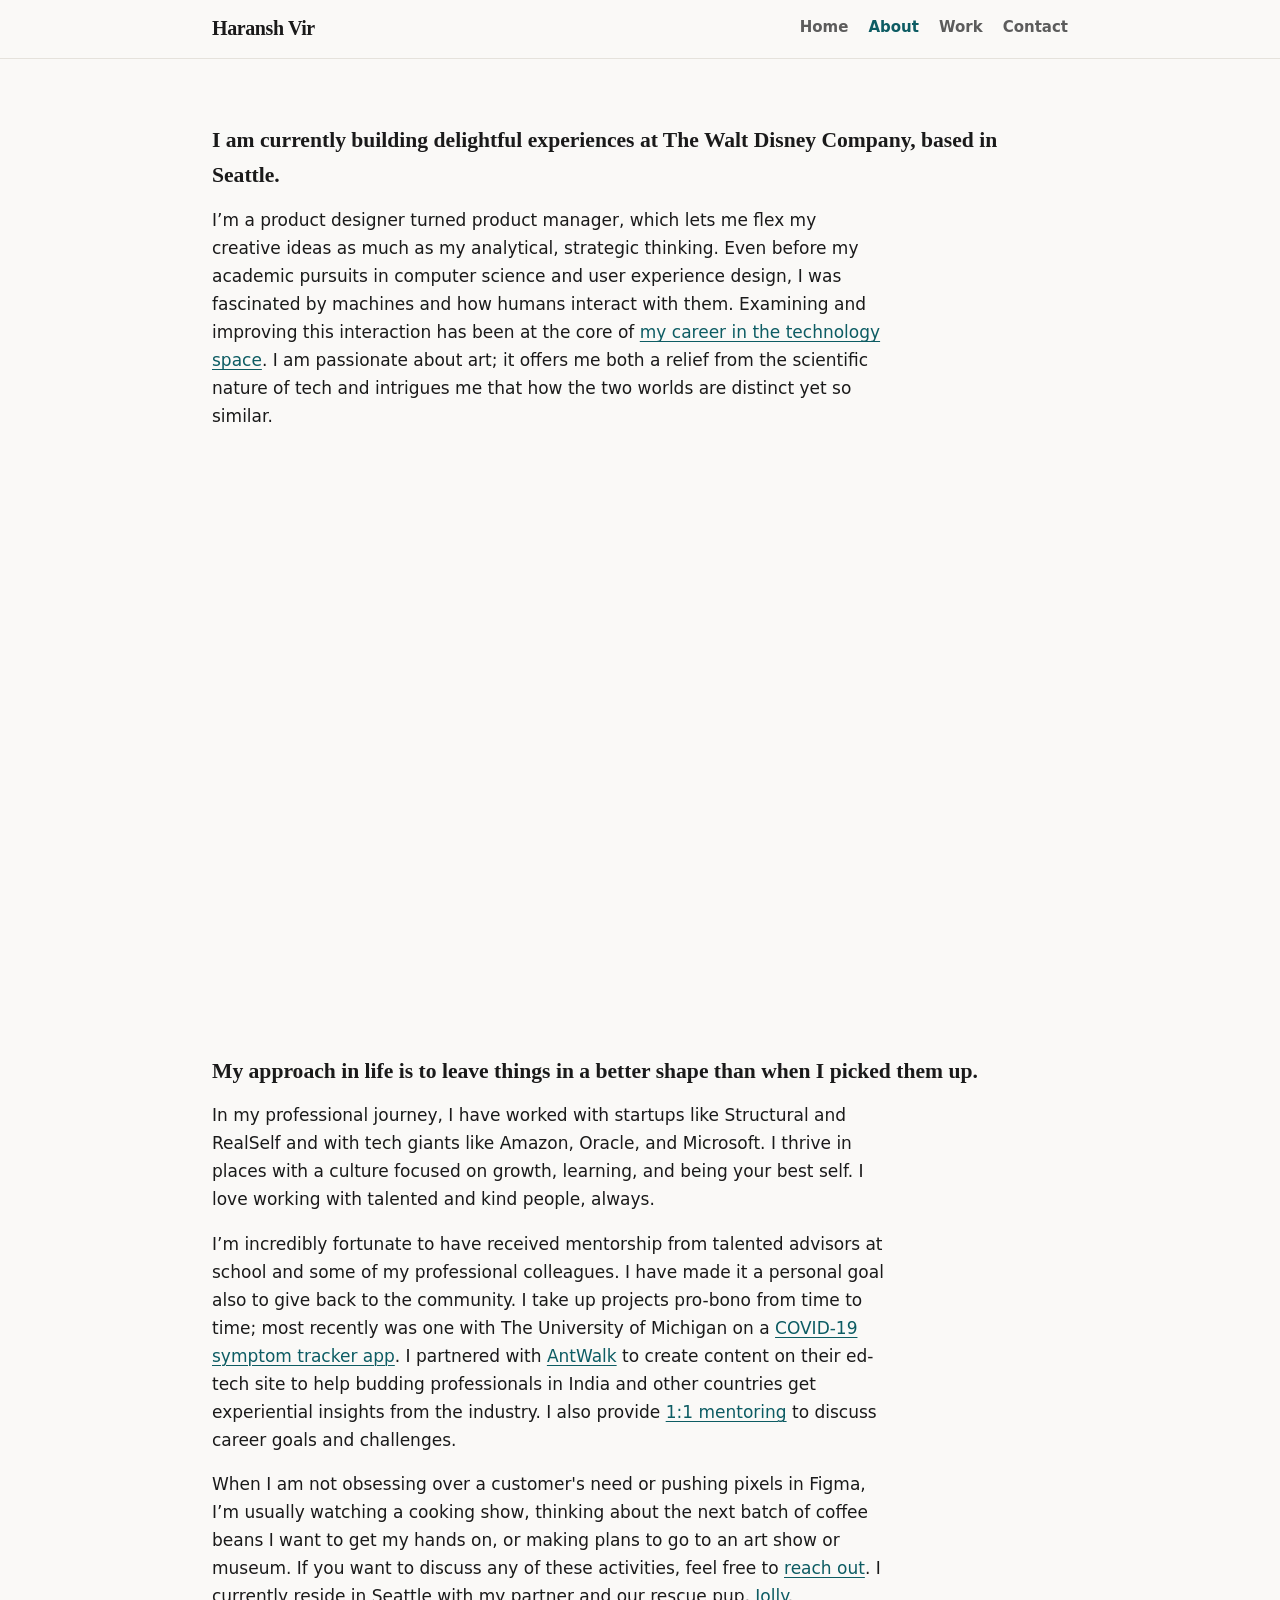
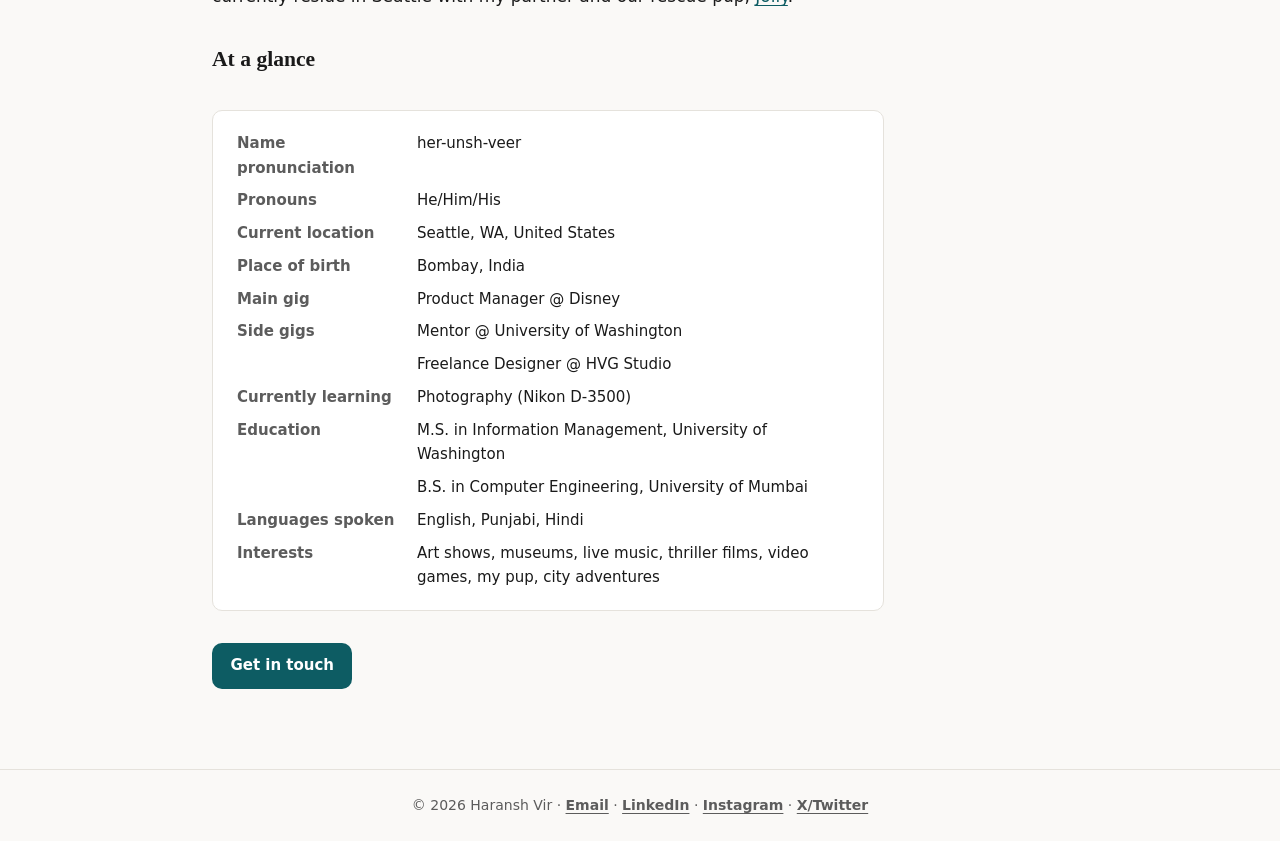
<file: about.html>
<!DOCTYPE html>
<html lang="en">
  <head>
    <meta charset="utf-8" />
    <meta name="viewport" content="width=device-width, initial-scale=1" />
    <title>Redirecting…</title>
    <meta http-equiv="refresh" content="0;url=about/" />
    <link rel="canonical" href="about/" />
  </head>
  <body>
    <p>
      If you are not redirected,
      <a href="about/">open About</a>.
    </p>
  </body>
</html>
</file>
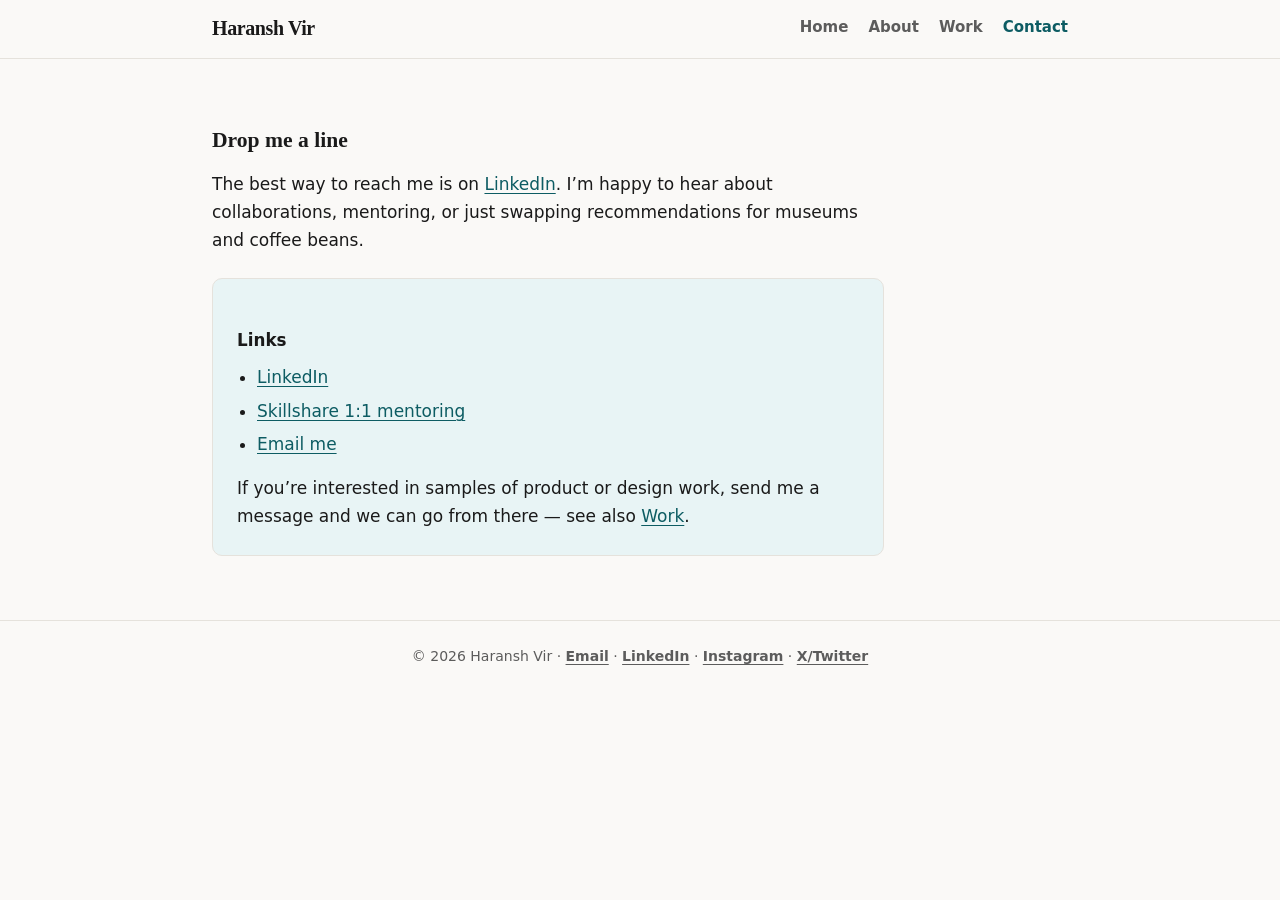
<file: contact.html>
<!DOCTYPE html>
<html lang="en">
  <head>
    <meta charset="utf-8" />
    <meta name="viewport" content="width=device-width, initial-scale=1" />
    <title>Redirecting…</title>
    <meta http-equiv="refresh" content="0;url=contact/" />
    <link rel="canonical" href="contact/" />
  </head>
  <body>
    <p>
      If you are not redirected,
      <a href="contact/">open Contact</a>.
    </p>
  </body>
</html>
</file>
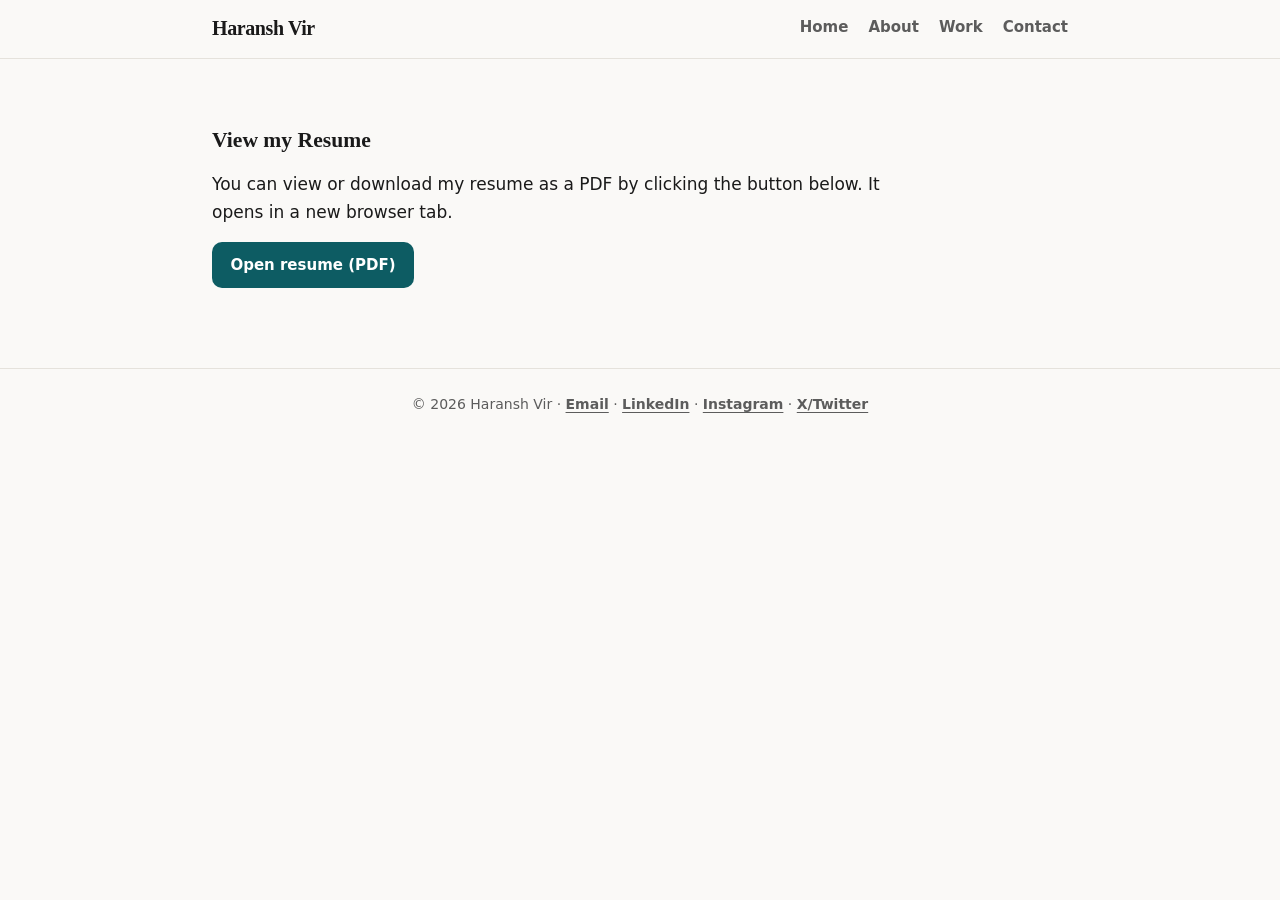
<file: resume.html>
<!DOCTYPE html>
<html lang="en">
  <head>
    <meta charset="utf-8" />
    <meta name="viewport" content="width=device-width, initial-scale=1" />
    <title>Redirecting…</title>
    <meta http-equiv="refresh" content="0;url=resume/" />
    <link rel="canonical" href="resume/" />
  </head>
  <body>
    <p>
      If you are not redirected,
      <a href="resume/">open the resume page</a>.
    </p>
  </body>
</html>
</file>
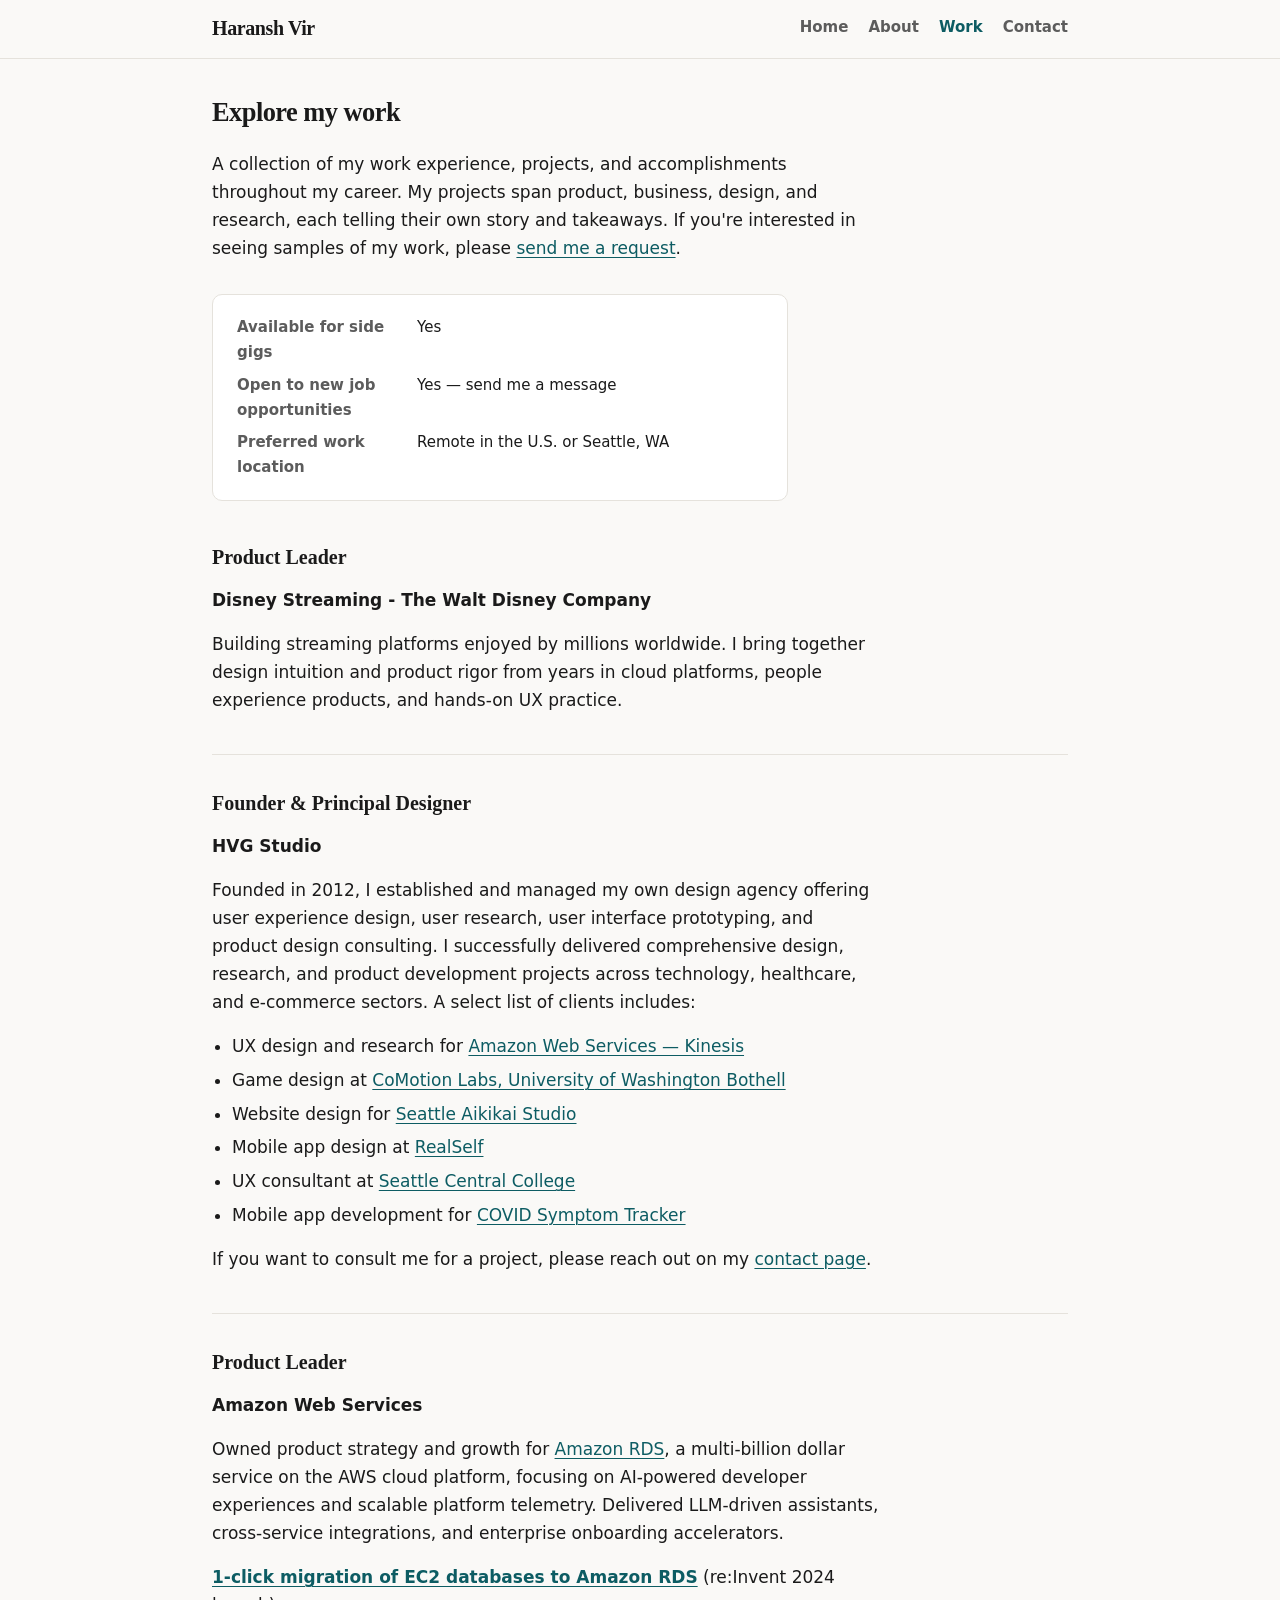
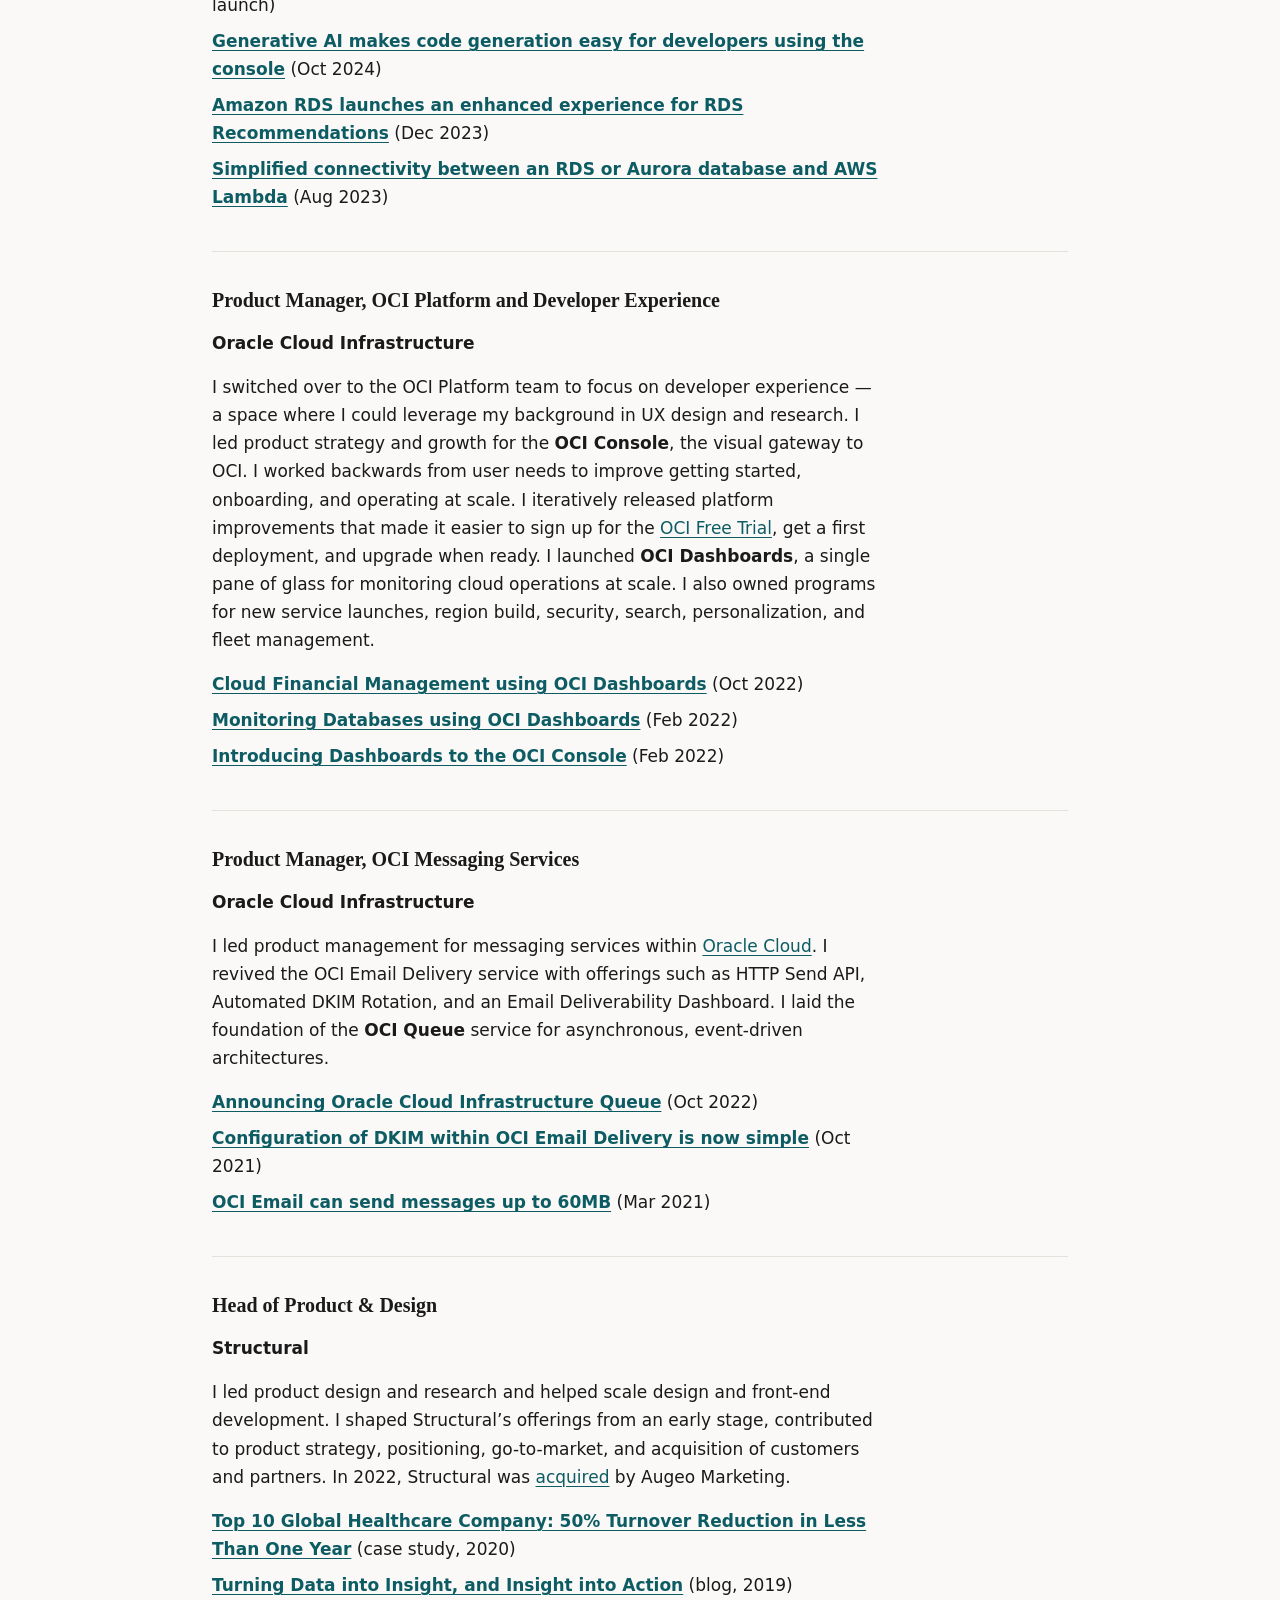
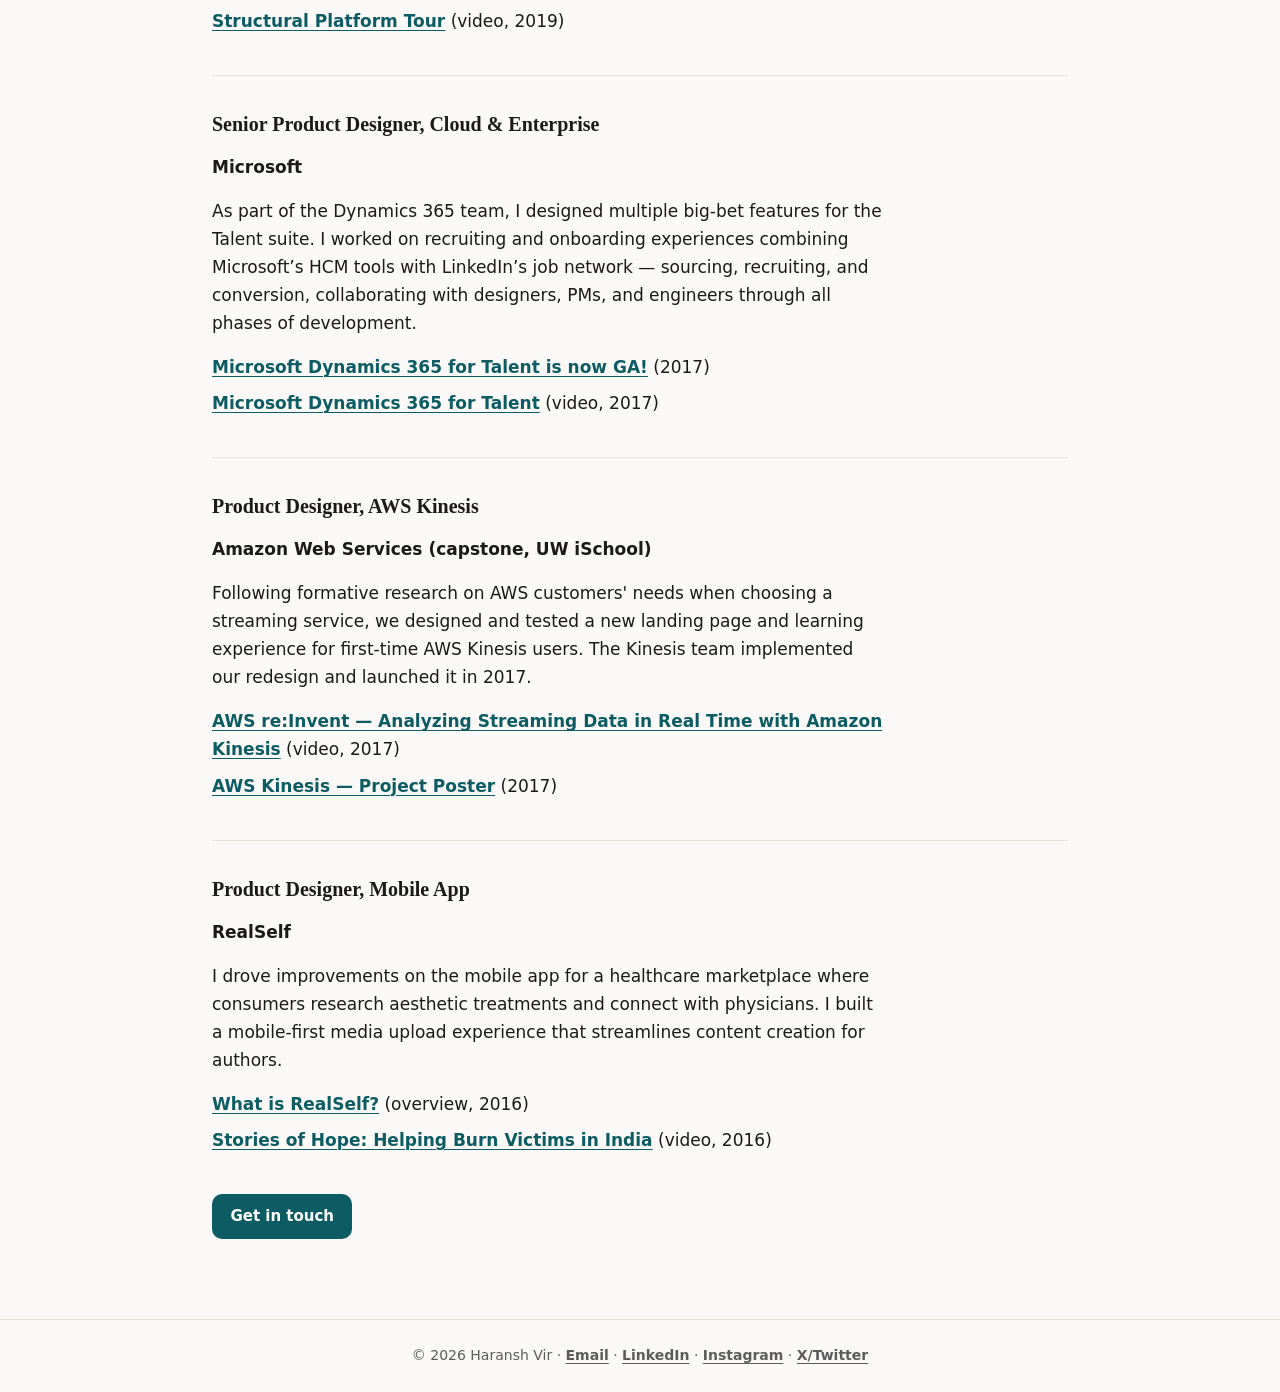
<file: work.html>
<!DOCTYPE html>
<html lang="en">
  <head>
    <meta charset="utf-8" />
    <meta name="viewport" content="width=device-width, initial-scale=1" />
    <title>Redirecting…</title>
    <meta http-equiv="refresh" content="0;url=work/" />
    <link rel="canonical" href="work/" />
  </head>
  <body>
    <p>
      If you are not redirected,
      <a href="work/">open Work</a>.
    </p>
  </body>
</html>
</file>
<file: css/style.css>
/* Haransh Vir — personal site */
:root {
  --bg: #faf9f7;
  --surface: #ffffff;
  --text: #1a1a1a;
  --muted: #5c5c5c;
  --accent: #0d5c63;
  --accent-soft: #e8f4f5;
  --border: #e5e2dc;
  --radius: 10px;
  --font: "Source Sans 3", "Segoe UI", system-ui, sans-serif;
  --font-display: "Fraunces", "Georgia", serif;
  --max: 42rem;
  --nav-h: 3.5rem;
}

*,
*::before,
*::after {
  box-sizing: border-box;
}

html {
  scroll-behavior: smooth;
}

body {
  margin: 0;
  min-height: 100vh;
  font-family: var(--font);
  font-size: 1.0625rem;
  line-height: 1.65;
  color: var(--text);
  background: var(--bg);
}

a {
  color: var(--accent);
  text-decoration-thickness: 1px;
  text-underline-offset: 3px;
}

a:hover {
  text-decoration-thickness: 2px;
}

:focus-visible {
  outline: 2px solid var(--accent);
  outline-offset: 3px;
}

.skip-link {
  position: absolute;
  left: -9999px;
  top: 0;
  padding: 0.75rem 1rem;
  background: var(--accent);
  color: #fff;
  z-index: 100;
}

.skip-link:focus {
  left: 0;
}

.site-header {
  position: sticky;
  top: 0;
  z-index: 50;
  background: rgba(250, 249, 247, 0.92);
  backdrop-filter: blur(10px);
  border-bottom: 1px solid var(--border);
}

.header-inner {
  position: relative;
  max-width: 56rem;
  margin: 0 auto;
  padding: 0.75rem 1.25rem;
  display: flex;
  align-items: center;
  justify-content: space-between;
  gap: 1rem;
  min-height: var(--nav-h);
}

.logo {
  font-family: var(--font-display);
  font-weight: 600;
  font-size: 1.25rem;
  color: var(--text);
  text-decoration: none;
  letter-spacing: -0.02em;
}

.logo:hover {
  color: var(--accent);
  text-decoration: none;
}

.nav-toggle {
  display: none;
  border: 1px solid var(--border);
  background: var(--surface);
  border-radius: var(--radius);
  padding: 0.5rem 0.75rem;
  font: inherit;
  cursor: pointer;
  color: var(--text);
}

.nav-list {
  list-style: none;
  margin: 0;
  padding: 0;
  display: flex;
  flex-wrap: wrap;
  gap: 0.25rem 1.25rem;
  align-items: center;
}

.nav-list a {
  font-weight: 600;
  font-size: 0.9375rem;
  color: var(--muted);
  text-decoration: none;
}

.nav-list a:hover,
.nav-list a[aria-current="page"] {
  color: var(--accent);
}

main {
  max-width: 56rem;
  margin: 0 auto;
  padding: 2rem 1.25rem 4rem;
}

.hero {
  max-width: var(--max);
  margin-bottom: 2.5rem;
}

.hero-profile {
  display: block;
  margin: 1.25rem 0 0;
  max-width: 22.5rem;
  width: 100%;
  height: auto;
  border-radius: var(--radius);
  box-shadow: 0 4px 24px rgba(0, 0, 0, 0.08);
}

/* Full width of main column (wider than body text max-width on p) */
.about-onsite {
  margin: 1.25rem 0 1.75rem;
  padding: 0;
  max-width: none;
  width: 100%;
}

.about-onsite img {
  display: block;
  width: 100%;
  height: auto;
  border-radius: var(--radius);
}

.hero h1 {
  font-family: var(--font-display);
  font-weight: 600;
  font-size: clamp(1.75rem, 4vw, 2.35rem);
  line-height: 1.2;
  letter-spacing: -0.02em;
  margin: 0 0 1rem;
}

.lead {
  font-size: 1.125rem;
  color: var(--muted);
  margin: 0 0 1.25rem;
}

.btn {
  display: inline-block;
  font-weight: 600;
  font-size: 0.9375rem;
  padding: 0.65rem 1.15rem;
  border-radius: var(--radius);
  background: var(--accent);
  color: #fff !important;
  text-decoration: none !important;
  border: none;
  cursor: pointer;
}

.btn:hover {
  filter: brightness(1.08);
  text-decoration: none;
}

.btn-secondary {
  background: var(--surface);
  color: var(--accent) !important;
  border: 1px solid var(--border);
}

.section-title {
  font-family: var(--font-display);
  font-weight: 600;
  font-size: 1.65rem;
  margin: 2.5rem 0 1rem;
  letter-spacing: -0.02em;
}

.section-title:first-child {
  margin-top: 0;
}

h2 {
  font-family: var(--font-display);
  font-weight: 600;
  font-size: 1.35rem;
  margin: 2rem 0 0.75rem;
}

h3 {
  font-size: 1.05rem;
  font-weight: 700;
  margin: 1.5rem 0 0.5rem;
}

p {
  margin: 0 0 1rem;
  max-width: var(--max);
}

ul {
  margin: 0 0 1rem;
  padding-left: 1.25rem;
  max-width: var(--max);
}

li {
  margin-bottom: 0.35rem;
}

.glance {
  background: var(--surface);
  border: 1px solid var(--border);
  border-radius: var(--radius);
  padding: 1.25rem 1.5rem;
  margin: 2rem 0;
  max-width: var(--max);
}

.glance dl {
  margin: 0;
  display: grid;
  grid-template-columns: minmax(8rem, 10rem) 1fr;
  gap: 0.5rem 1.25rem;
  font-size: 0.9375rem;
}

.glance dt {
  margin: 0;
  color: var(--muted);
  font-weight: 600;
}

.glance dd {
  margin: 0;
}

.work-role {
  margin: 2.5rem 0;
  padding-top: 2rem;
  border-top: 1px solid var(--border);
}

.work-role:first-of-type {
  border-top: none;
  padding-top: 0;
}

.work-role h2 {
  margin-top: 0;
  font-size: 1.25rem;
}

.meta-strip {
  display: flex;
  flex-wrap: wrap;
  gap: 0.5rem 1rem;
  font-size: 0.875rem;
  color: var(--muted);
  margin-bottom: 0.75rem;
}

.links-list {
  list-style: none;
  padding: 0;
  margin: 0.75rem 0 0;
}

.links-list li {
  margin-bottom: 0.5rem;
}

.links-list a {
  font-weight: 600;
}

.contact-card {
  background: var(--accent-soft);
  border: 1px solid var(--border);
  border-radius: var(--radius);
  padding: 1.5rem;
  max-width: var(--max);
  margin-top: 1.5rem;
}

.contact-card p:last-child {
  margin-bottom: 0;
}

.site-footer {
  border-top: 1px solid var(--border);
  padding: 1.5rem 1.25rem;
  text-align: center;
  font-size: 0.875rem;
  color: var(--muted);
}

.site-footer a {
  color: var(--muted);
  font-weight: 600;
}

.site-footer .footer-line {
  margin: 0;
  max-width: none;
}

@media (max-width: 640px) {
  .nav-toggle {
    display: block;
  }

  .nav {
    position: absolute;
    left: 0;
    right: 0;
    top: 100%;
    background: var(--surface);
    border-bottom: 1px solid var(--border);
    padding: 0.75rem 1.25rem 1rem;
    display: none;
  }

  .nav.is-open {
    display: block;
  }

  .nav-list {
    flex-direction: column;
    align-items: flex-start;
    gap: 0.5rem;
  }

  .glance dl {
    grid-template-columns: 1fr;
  }

  .glance dt {
    margin-top: 0.75rem;
  }

  .glance dt:first-child {
    margin-top: 0;
  }
}
</file>
